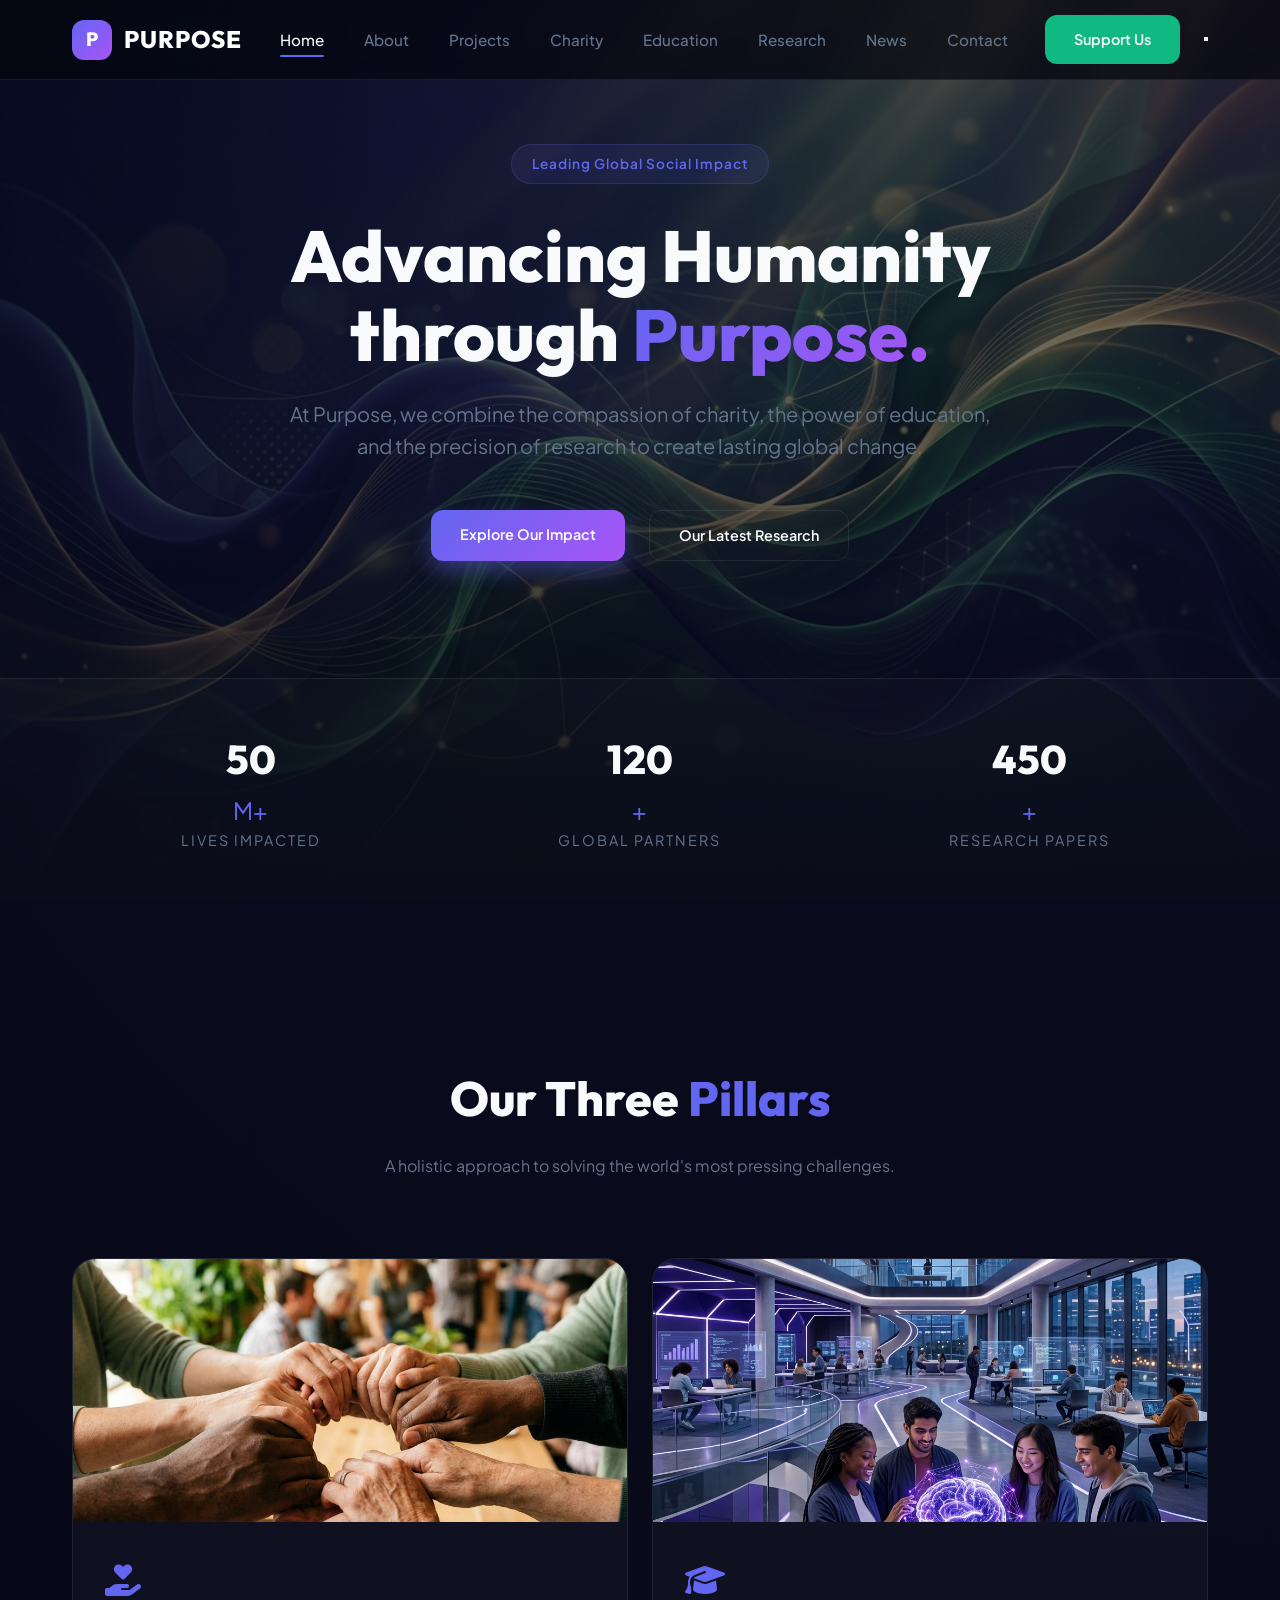
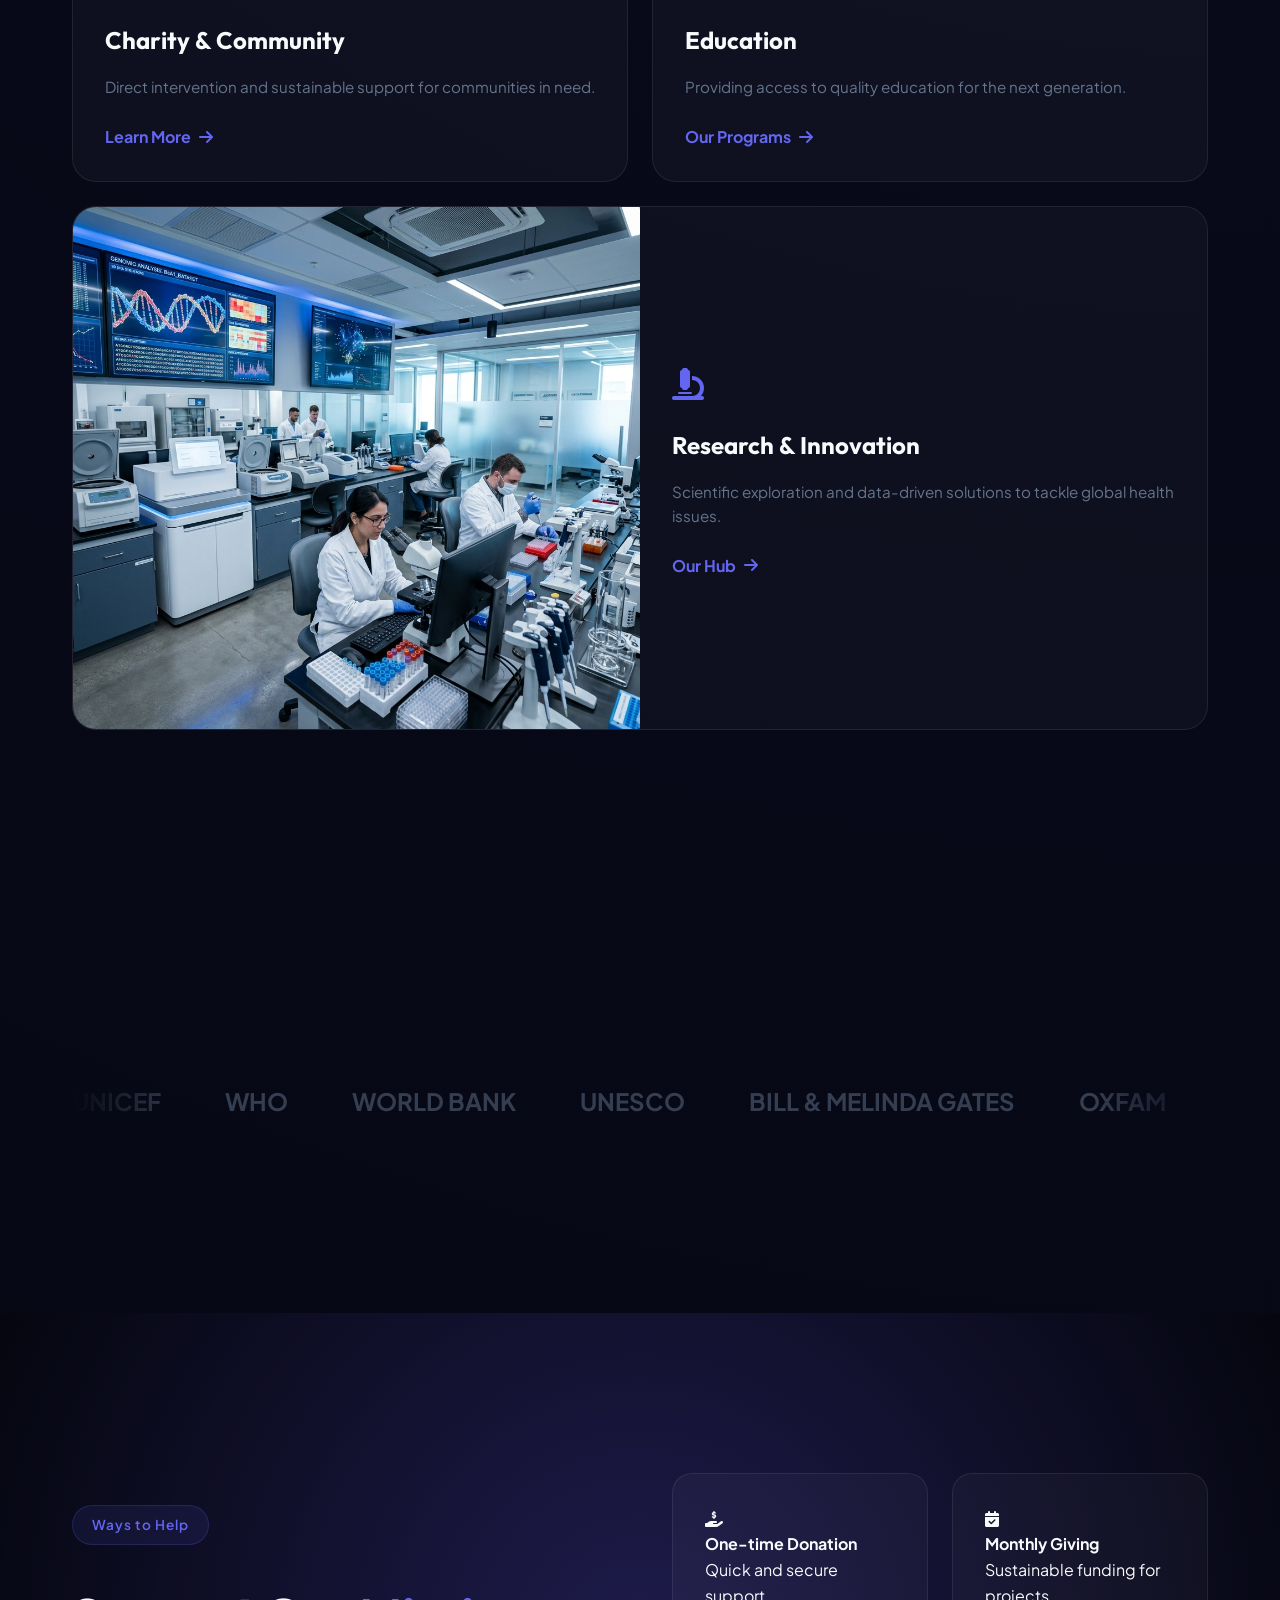
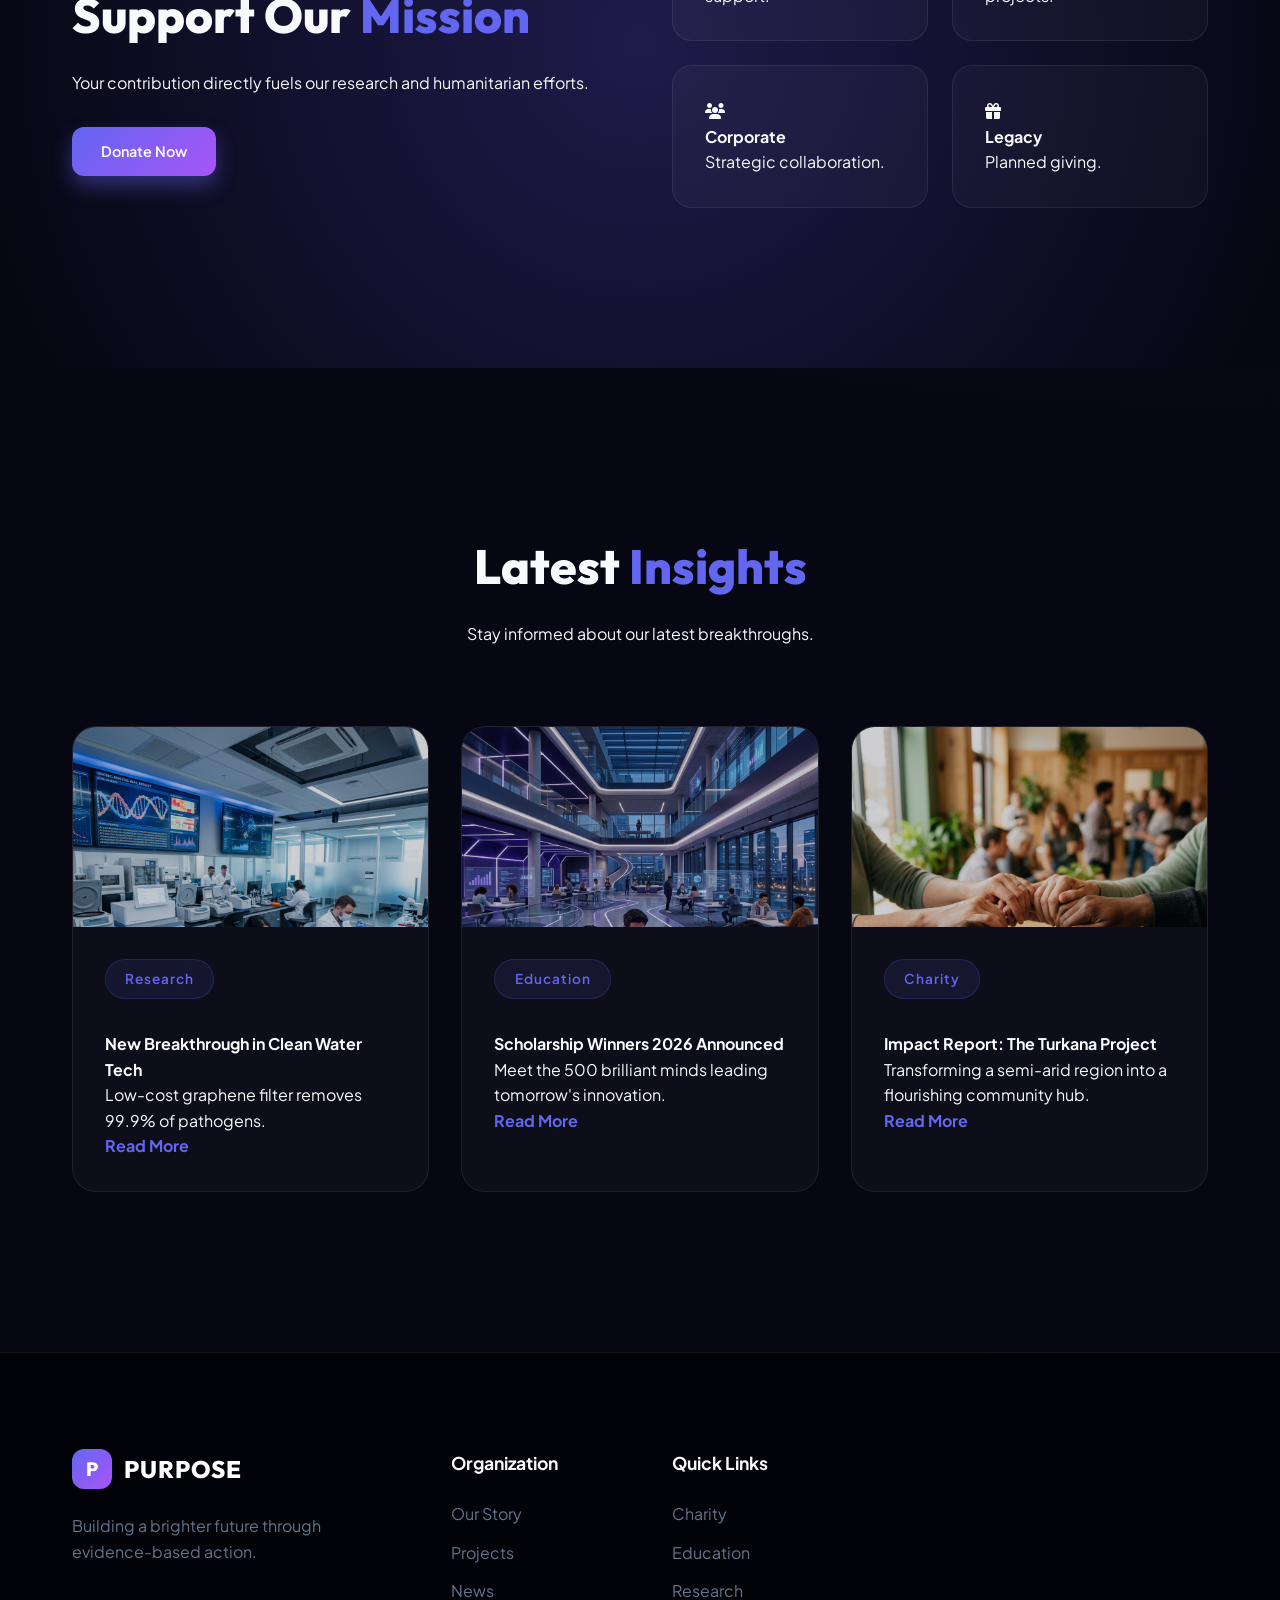
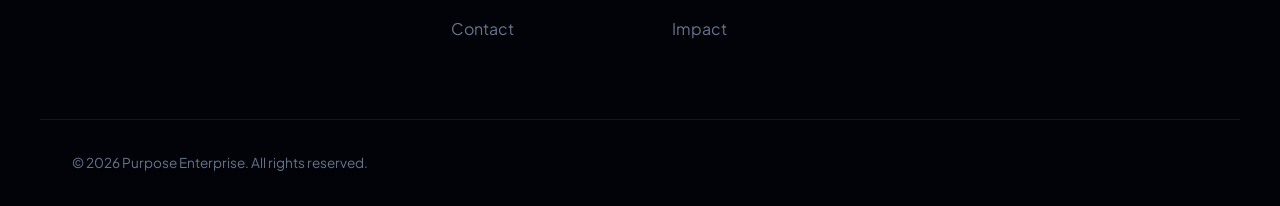
<file: index.html>
<!DOCTYPE html>
<html lang="en">
<head>
    <meta charset="UTF-8">
    <meta name="viewport" content="width=device-width, initial-scale=1.0">
    <title>Purpose | Empowering Change through Charity, Education & Research</title>
    <meta name="description" content="Purpose Enterprise: A global leader in social impact, advancing humanity through strategic charity, world-class education, and groundbreaking research.">
    <link rel="preconnect" href="https://fonts.googleapis.com">
    <link rel="preconnect" href="https://fonts.gstatic.com" crossorigin>
    <link href="https://fonts.googleapis.com/css2?family=Outfit:wght@300;400;600;800&family=Plus+Jakarta+Sans:wght@300;400;600;700&display=swap" rel="stylesheet">
    <link rel="stylesheet" href="style.css">
    <link rel="stylesheet" href="https://cdnjs.cloudflare.com/ajax/libs/font-awesome/6.4.0/css/all.min.css">
</head>
<body>
    <nav class="glass-nav">
        <div class="container nav-container">
            <a href="index.html" class="logo">
                <span class="logo-icon">P</span>
                <span class="logo-text">PURPOSE</span>
            </a>
            <ul class="nav-links">
                <li><a href="index.html">Home</a></li>
                <li><a href="about.html">About</a></li>
                <li><a href="projects.html">Projects</a></li>
                <li><a href="charity.html">Charity</a></li>
                <li><a href="education.html">Education</a></li>
                <li><a href="research.html">Research</a></li>
                <li><a href="news.html">News</a></li>
                <li><a href="contact.html">Contact</a></li>
            </ul>
            <div class="nav-actions">
                <a href="donate.html" class="btn btn-secondary">Support Us</a>
                <button class="menu-toggle" id="menu-toggle">
                    <span></span><span></span>
                </button>
            </div>
        </div>
    </nav>

    <header class="hero" id="hero">
        <div class="hero-background"></div>
        <div class="container hero-content">
            <div class="hero-badge fade-in">Leading Global Social Impact</div>
            <h1 class="hero-title fade-in" style="animation-delay: 0.2s">
                Advancing Humanity through <span class="text-gradient">Purpose.</span>
            </h1>
            <p class="hero-subtitle fade-in" style="animation-delay: 0.4s">
                At Purpose, we combine the compassion of charity, the power of education, and the precision of research to create lasting global change.
            </p>
            <div class="hero-btns fade-in" style="animation-delay: 0.6s">
                <a href="impact.html" class="btn btn-primary">Explore Our Impact</a>
                <a href="research.html" class="btn btn-outline">Our Latest Research</a>
            </div>
        </div>
        <div class="hero-stats-bar fade-in" style="animation-delay: 0.8s">
            <div class="container stats-bar-grid">
                <div class="stat-item">
                    <span class="stat-value" data-target="50">0</span><span class="stat-unit">M+</span>
                    <span class="stat-label">Lives Impacted</span>
                </div>
                <div class="stat-item">
                    <span class="stat-value" data-target="120">0</span><span class="stat-unit">+</span>
                    <span class="stat-label">Global Partners</span>
                </div>
                <div class="stat-item">
                    <span class="stat-value" data-target="450">0</span><span class="stat-unit">+</span>
                    <span class="stat-label">Research Papers</span>
                </div>
            </div>
        </div>
    </header>

    <section class="pillars section">
        <div class="container">
            <div class="section-header">
                <h2 class="section-title">Our Three <span>Pillars</span></h2>
                <p class="section-desc">A holistic approach to solving the world's most pressing challenges.</p>
            </div>
            
            <div class="bento-grid">
                <div class="bento-item charity-card reveal">
                    <div class="card-image"><img src="pillar_charity.png" alt="Charity"></div>
                    <div class="card-content">
                        <div class="card-icon"><i class="fas fa-hand-holding-heart"></i></div>
                        <h3>Charity & Community</h3>
                        <p>Direct intervention and sustainable support for communities in need.</p>
                        <a href="charity.html" class="text-link">Learn More <i class="fas fa-arrow-right"></i></a>
                    </div>
                </div>
                <div class="bento-item education-card reveal">
                    <div class="card-image"><img src="pillar_education.png" alt="Education"></div>
                    <div class="card-content">
                        <div class="card-icon"><i class="fas fa-graduation-cap"></i></div>
                        <h3>Education</h3>
                        <p>Providing access to quality education for the next generation.</p>
                        <a href="education.html" class="text-link">Our Programs <i class="fas fa-arrow-right"></i></a>
                    </div>
                </div>
                <div class="bento-item research-card reveal">
                    <div class="card-image"><img src="pillar_research.png" alt="Research"></div>
                    <div class="card-content">
                        <div class="card-icon"><i class="fas fa-microscope"></i></div>
                        <h3>Research & Innovation</h3>
                        <p>Scientific exploration and data-driven solutions to tackle global health issues.</p>
                        <a href="research.html" class="text-link">Our Hub <i class="fas fa-arrow-right"></i></a>
                    </div>
                </div>
            </div>
        </div>
    </section>

    <section class="partners section">
        <div class="container">
            <div class="partners-scroll">
                <span class="partner-logo">UNICEF</span><span class="partner-logo">WHO</span>
                <span class="partner-logo">WORLD BANK</span><span class="partner-logo">UNESCO</span>
                <span class="partner-logo">BILL & MELINDA GATES</span><span class="partner-logo">OXFAM</span>
            </div>
        </div>
    </section>

    <section class="support-section section" id="support">
        <div class="container">
            <div class="support-grid">
                <div class="reveal">
                    <span class="hero-badge">Ways to Help</span>
                    <h2 class="section-title">Support Our <span>Mission</span></h2>
                    <p>Your contribution directly fuels our research and humanitarian efforts.</p>
                    <a href="donate.html" class="btn btn-primary" style="margin-top: 2rem;">Donate Now</a>
                </div>
                <div class="support-options reveal">
                    <div class="support-card"><i class="fas fa-hand-holding-usd"></i><h4>One-time Donation</h4><p>Quick and secure support.</p></div>
                    <div class="support-card"><i class="fas fa-calendar-check"></i><h4>Monthly Giving</h4><p>Sustainable funding for projects.</p></div>
                    <div class="support-card"><i class="fas fa-users"></i><h4>Corporate</h4><p>Strategic collaboration.</p></div>
                    <div class="support-card"><i class="fas fa-gift"></i><h4>Legacy</h4><p>Planned giving.</p></div>
                </div>
            </div>
        </div>
    </section>

    <section class="news section">
        <div class="container">
            <div class="section-header">
                <h2 class="section-title">Latest <span>Insights</span></h2>
                <p>Stay informed about our latest breakthroughs.</p>
            </div>
            <div class="news-grid">
                <article class="news-card reveal">
                    <div class="news-img" style="background-image: url('pillar_research.png'); background-size: cover;"></div>
                    <div class="news-content">
                        <span class="hero-badge">Research</span>
                        <h4>New Breakthrough in Clean Water Tech</h4>
                        <p>Low-cost graphene filter removes 99.9% of pathogens.</p>
                        <a href="news.html" class="text-link">Read More</a>
                    </div>
                </article>
                <article class="news-card reveal" style="animation-delay: 0.1s">
                    <div class="news-img" style="background-image: url('pillar_education.png'); background-size: cover;"></div>
                    <div class="news-content">
                        <span class="hero-badge">Education</span>
                        <h4>Scholarship Winners 2026 Announced</h4>
                        <p>Meet the 500 brilliant minds leading tomorrow's innovation.</p>
                        <a href="news.html" class="text-link">Read More</a>
                    </div>
                </article>
                <article class="news-card reveal" style="animation-delay: 0.2s">
                    <div class="news-img" style="background-image: url('pillar_charity.png'); background-size: cover;"></div>
                    <div class="news-content">
                        <span class="hero-badge">Charity</span>
                        <h4>Impact Report: The Turkana Project</h4>
                        <p>Transforming a semi-arid region into a flourishing community hub.</p>
                        <a href="news.html" class="text-link">Read More</a>
                    </div>
                </article>
            </div>
        </div>
    </section>

    <footer class="footer">
        <div class="container footer-grid">
            <div class="footer-info">
                <a href="index.html" class="logo"><span class="logo-icon">P</span><span class="logo-text">PURPOSE</span></a>
                <p>Building a brighter future through evidence-based action.</p>
            </div>
            <div class="footer-links">
                <h4>Organization</h4>
                <ul>
                    <li><a href="about.html">Our Story</a></li>
                    <li><a href="projects.html">Projects</a></li>
                    <li><a href="news.html">News</a></li>
                    <li><a href="contact.html">Contact</a></li>
                </ul>
            </div>
            <div class="footer-links">
                <h4>Quick Links</h4>
                <ul>
                    <li><a href="charity.html">Charity</a></li>
                    <li><a href="education.html">Education</a></li>
                    <li><a href="research.html">Research</a></li>
                    <li><a href="impact.html">Impact</a></li>
                </ul>
            </div>
        </div>
        <div class="footer-bottom container"><p>&copy; 2026 Purpose Enterprise. All rights reserved.</p></div>
    </footer>
    <script src="main.js"></script>
</body>
</html>
</file>
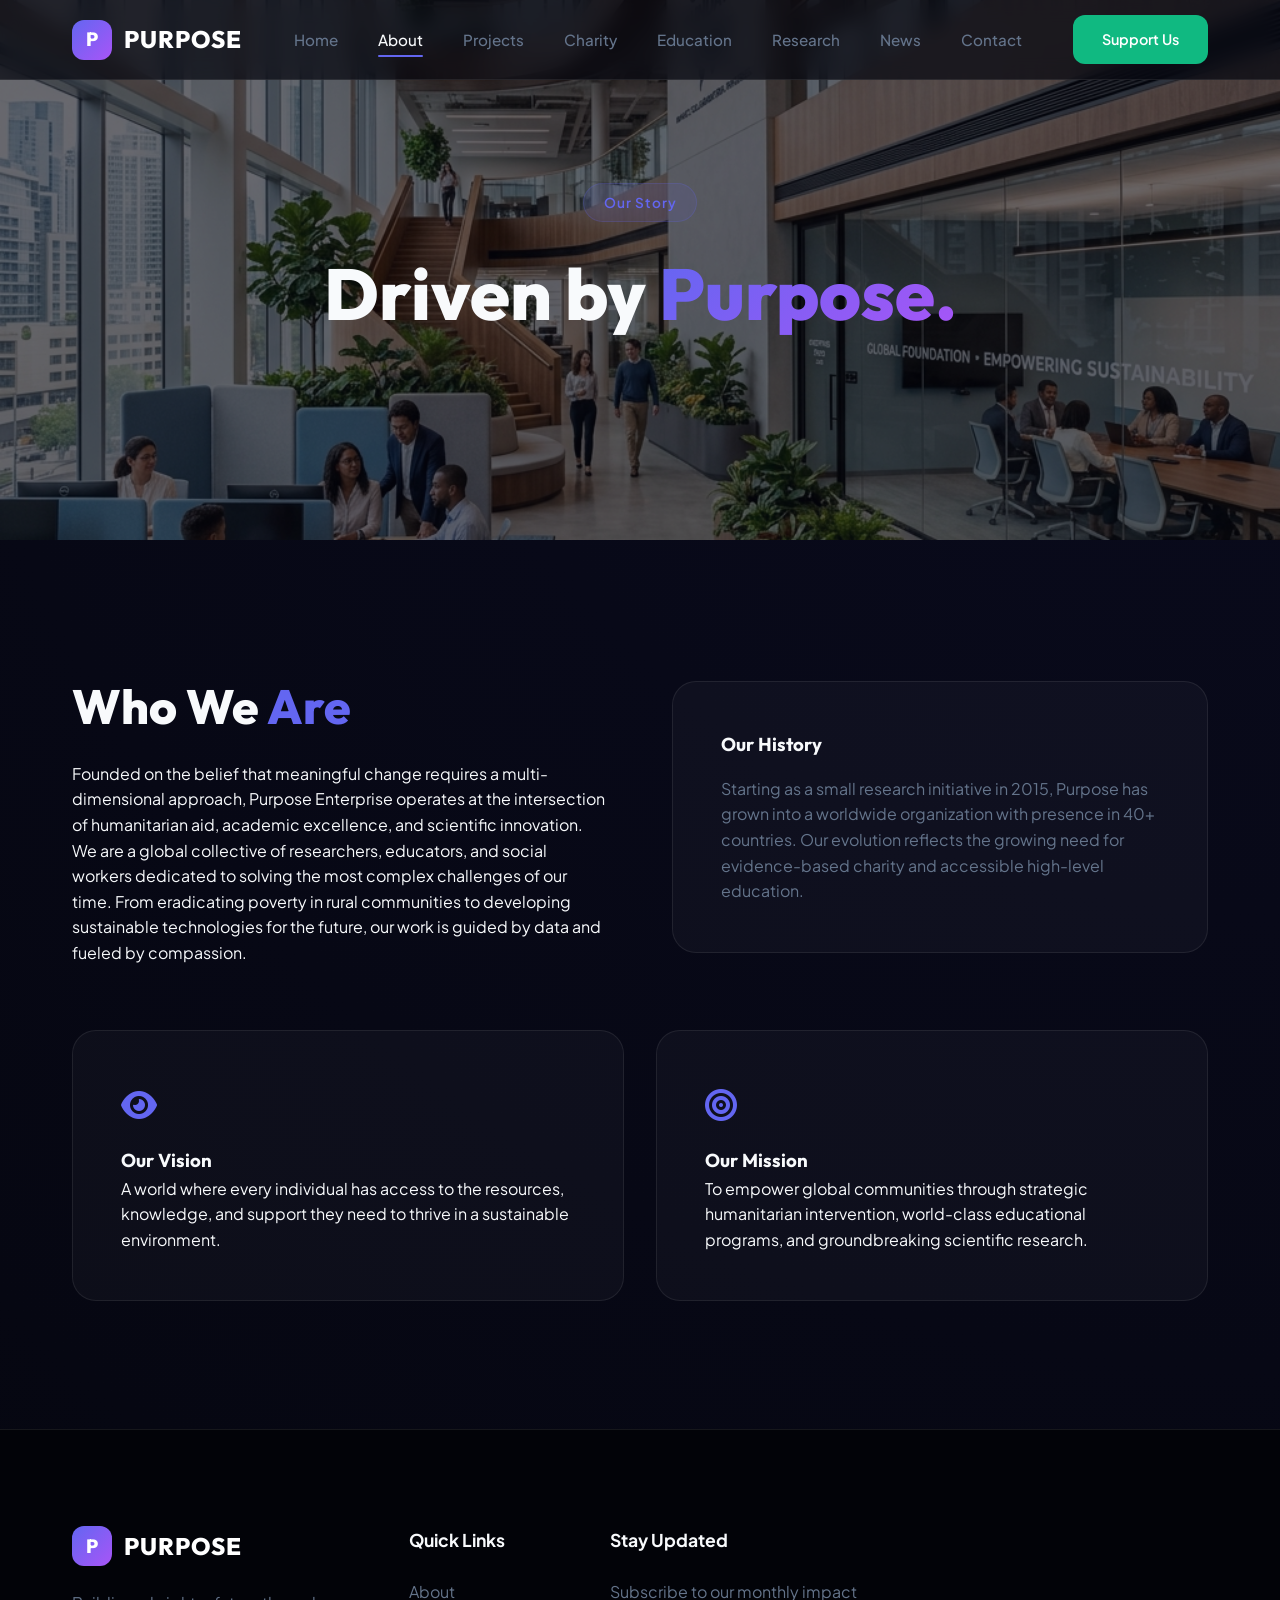
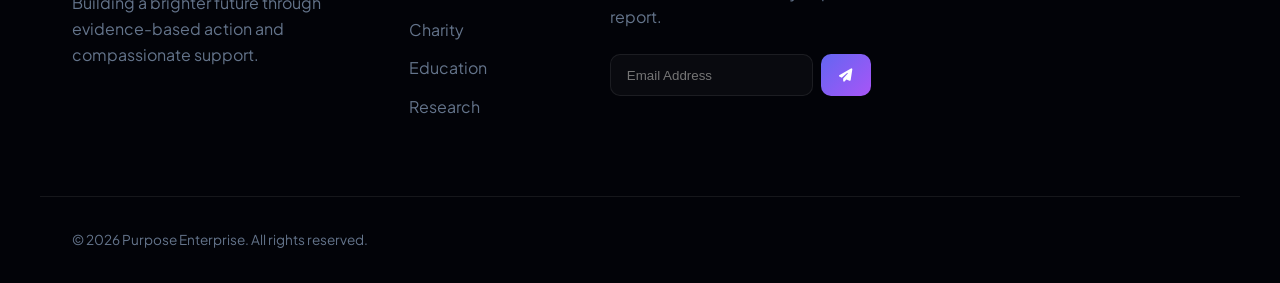
<file: about.html>
<!DOCTYPE html>
<html lang="en">
<head>
    <meta charset="UTF-8">
    <meta name="viewport" content="width=device-width, initial-scale=1.0">
    <title>About Us | Purpose Enterprise</title>
    <link rel="preconnect" href="https://fonts.googleapis.com">
    <link rel="preconnect" href="https://fonts.gstatic.com" crossorigin>
    <link href="https://fonts.googleapis.com/css2?family=Outfit:wght@300;400;600;800&family=Plus+Jakarta+Sans:wght@300;400;600;700&display=swap" rel="stylesheet">
    <link rel="stylesheet" href="style.css">
    <link rel="stylesheet" href="https://cdnjs.cloudflare.com/ajax/libs/font-awesome/6.4.0/css/all.min.css">
    <style>
        .page-hero {
            height: 60vh;
            display: flex;
            align-items: center;
            justify-content: center;
            text-align: center;
            position: relative;
            background-image: url('about_hero_bg.png');
            background-size: cover;
            background-position: center;
        }
        .page-hero::after {
            content: '';
            position: absolute;
            top: 0; left: 0; width: 100%; height: 100%;
            background: rgba(5, 6, 15, 0.6);
        }
        .page-hero .container { position: relative; z-index: 1; }
        .about-section { padding: 8rem 0; }
        .about-grid-content {
            display: grid;
            grid-template-columns: 1fr 1fr;
            gap: 4rem;
            align-items: center;
        }
        .mission-vision {
            display: grid;
            grid-template-columns: 1fr 1fr;
            gap: 2rem;
            margin-top: 4rem;
        }
        .info-card {
            background: var(--bg-surface);
            border: 1px solid var(--glass-border);
            padding: 3rem;
            border-radius: 24px;
        }
    </style>
</head>
<body>
    <nav class="glass-nav">
        <div class="container nav-container">
            <a href="index.html" class="logo">
                <span class="logo-icon">P</span>
                <span class="logo-text">PURPOSE</span>
            </a>
            <ul class="nav-links">
                <li><a href="index.html">Home</a></li>
                <li><a href="about.html">About</a></li>
                <li><a href="projects.html">Projects</a></li>
                <li><a href="charity.html">Charity</a></li>
                <li><a href="education.html">Education</a></li>
                <li><a href="research.html">Research</a></li>
                <li><a href="news.html">News</a></li>
                <li><a href="contact.html">Contact</a></li>
            </ul>
            <div class="nav-actions">
                <a href="donate.html" class="btn btn-secondary">Support Us</a>
            </div>
        </div>
    </nav>

    <header class="page-hero">
        <div class="container">
            <div class="hero-badge fade-in">Our Story</div>
            <h1 class="hero-title fade-in">Driven by <span class="text-gradient">Purpose.</span></h1>
        </div>
    </header>

    <section class="about-section">
        <div class="container">
            <div class="about-grid-content reveal">
                <div>
                    <h2 class="section-title">Who We <span>Are</span></h2>
                    <p>Founded on the belief that meaningful change requires a multi-dimensional approach, Purpose Enterprise operates at the intersection of humanitarian aid, academic excellence, and scientific innovation.</p>
                    <p>We are a global collective of researchers, educators, and social workers dedicated to solving the most complex challenges of our time. From eradicating poverty in rural communities to developing sustainable technologies for the future, our work is guided by data and fueled by compassion.</p>
                </div>
                <div class="info-card">
                    <h3 style="margin-bottom: 1rem;">Our History</h3>
                    <p style="color: var(--text-muted);">Starting as a small research initiative in 2015, Purpose has grown into a worldwide organization with presence in 40+ countries. Our evolution reflects the growing need for evidence-based charity and accessible high-level education.</p>
                </div>
            </div>

            <div class="mission-vision reveal">
                <div class="info-card">
                    <div class="card-icon"><i class="fas fa-eye"></i></div>
                    <h3>Our Vision</h3>
                    <p>A world where every individual has access to the resources, knowledge, and support they need to thrive in a sustainable environment.</p>
                </div>
                <div class="info-card">
                    <div class="card-icon"><i class="fas fa-bullseye"></i></div>
                    <h3>Our Mission</h3>
                    <p>To empower global communities through strategic humanitarian intervention, world-class educational programs, and groundbreaking scientific research.</p>
                </div>
            </div>
        </div>
    </section>

    <!-- Footer -->
    <footer class="footer">
        <div class="container footer-grid">
            <div class="footer-info">
                <a href="index.html" class="logo">
                    <span class="logo-icon">P</span>
                    <span class="logo-text">PURPOSE</span>
                </a>
                <p>Building a brighter future through evidence-based action and compassionate support.</p>
            </div>
            <div class="footer-links">
                <h4>Quick Links</h4>
                <ul>
                    <li><a href="about.html">About</a></li>
                    <li><a href="charity.html">Charity</a></li>
                    <li><a href="education.html">Education</a></li>
                    <li><a href="research.html">Research</a></li>
                </ul>
            </div>
            <div class="footer-newsletter">
                <h4>Stay Updated</h4>
                <p>Subscribe to our monthly impact report.</p>
                <form class="newsletter-form">
                    <input type="email" placeholder="Email Address">
                    <button type="submit"><i class="fas fa-paper-plane"></i></button>
                </form>
            </div>
        </div>
        <div class="footer-bottom container">
            <p>&copy; 2026 Purpose Enterprise. All rights reserved.</p>
        </div>
    </footer>

    <script src="main.js"></script>
</body>
</html>
</file>
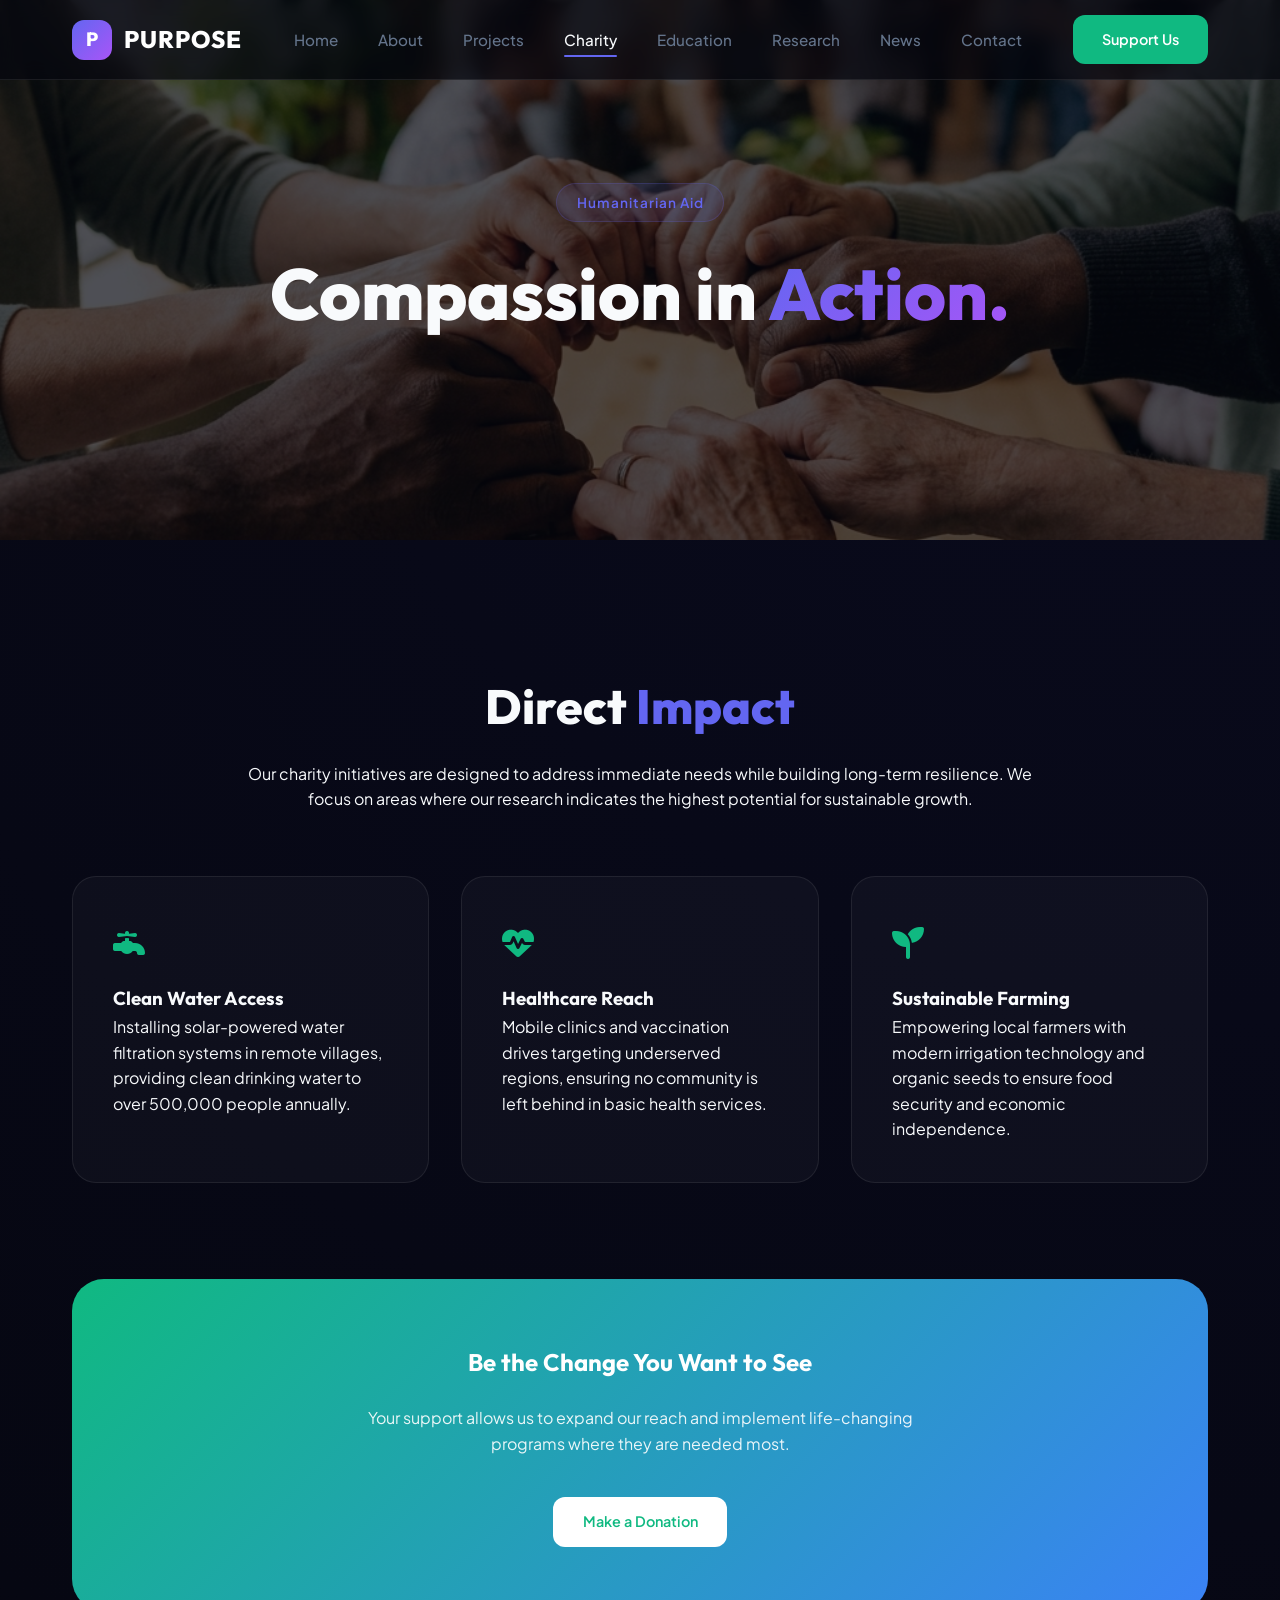
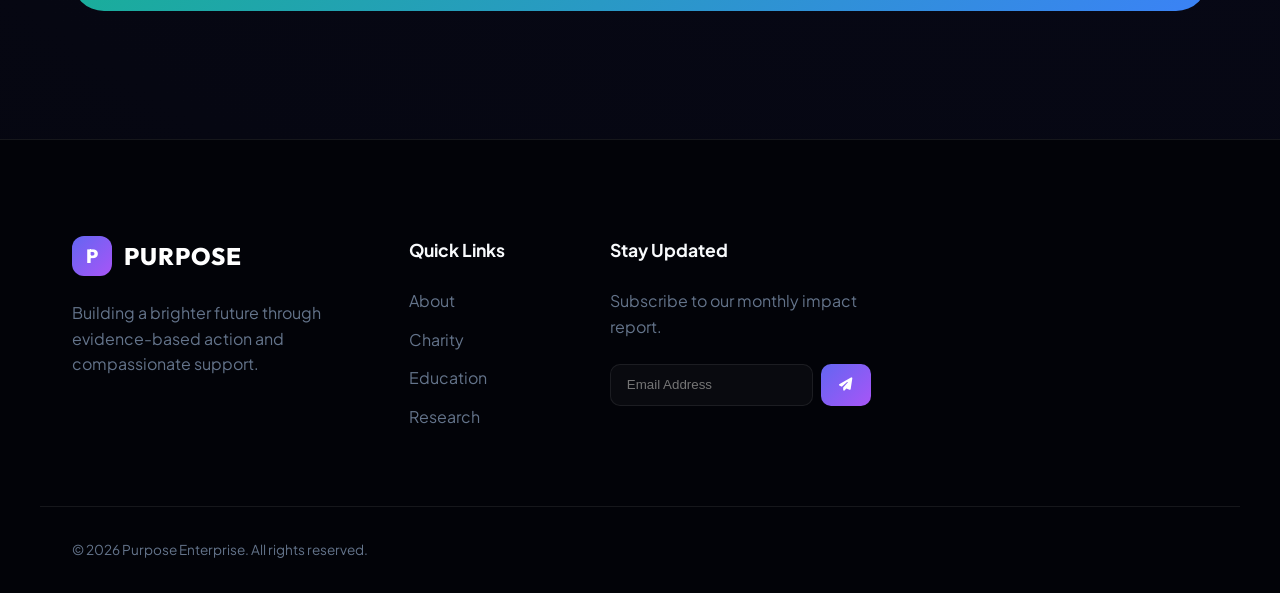
<file: charity.html>
<!DOCTYPE html>
<html lang="en">
<head>
    <meta charset="UTF-8">
    <meta name="viewport" content="width=device-width, initial-scale=1.0">
    <title>Charity & Community | Purpose Enterprise</title>
    <link rel="preconnect" href="https://fonts.googleapis.com">
    <link rel="preconnect" href="https://fonts.gstatic.com" crossorigin>
    <link href="https://fonts.googleapis.com/css2?family=Outfit:wght@300;400;600;800&family=Plus+Jakarta+Sans:wght@300;400;600;700&display=swap" rel="stylesheet">
    <link rel="stylesheet" href="style.css">
    <link rel="stylesheet" href="https://cdnjs.cloudflare.com/ajax/libs/font-awesome/6.4.0/css/all.min.css">
    <style>
        .page-hero {
            height: 60vh;
            display: flex;
            align-items: center;
            justify-content: center;
            text-align: center;
            position: relative;
            background-image: url('pillar_charity.png');
            background-size: cover;
            background-position: center;
        }
        .page-hero::after {
            content: '';
            position: absolute;
            top: 0; left: 0; width: 100%; height: 100%;
            background: rgba(5, 6, 15, 0.7);
        }
        .page-hero .container { position: relative; z-index: 1; }
        .section-padding { padding: 8rem 0; }
        .charity-grid {
            display: grid;
            grid-template-columns: repeat(3, 1fr);
            gap: 2rem;
            margin-top: 4rem;
        }
        .initiative-card {
            background: var(--bg-surface);
            border: 1px solid var(--glass-border);
            padding: 2.5rem;
            border-radius: 24px;
            transition: transform 0.3s ease;
        }
        .initiative-card:hover {
            transform: translateY(-10px);
            border-color: var(--secondary);
        }
        .cta-box {
            background: var(--emerald-gradient);
            padding: 4rem;
            border-radius: 32px;
            text-align: center;
            margin-top: 6rem;
        }
    </style>
</head>
<body>
    <nav class="glass-nav">
        <div class="container nav-container">
            <a href="index.html" class="logo">
                <span class="logo-icon">P</span>
                <span class="logo-text">PURPOSE</span>
            </a>
            <ul class="nav-links">
                <li><a href="index.html">Home</a></li>
                <li><a href="about.html">About</a></li>
                <li><a href="projects.html">Projects</a></li>
                <li><a href="charity.html">Charity</a></li>
                <li><a href="education.html">Education</a></li>
                <li><a href="research.html">Research</a></li>
                <li><a href="news.html">News</a></li>
                <li><a href="contact.html">Contact</a></li>
            </ul>
            <div class="nav-actions">
                <a href="donate.html" class="btn btn-secondary">Support Us</a>
            </div>
        </div>
    </nav>

    <header class="page-hero">
        <div class="container">
            <div class="hero-badge fade-in">Humanitarian Aid</div>
            <h1 class="hero-title fade-in">Compassion in <span class="text-gradient">Action.</span></h1>
        </div>
    </header>

    <section class="section-padding">
        <div class="container">
            <div class="reveal" style="text-align: center; max-width: 800px; margin: 0 auto 4rem;">
                <h2 class="section-title">Direct <span>Impact</span></h2>
                <p>Our charity initiatives are designed to address immediate needs while building long-term resilience. We focus on areas where our research indicates the highest potential for sustainable growth.</p>
            </div>

            <div class="charity-grid">
                <div class="initiative-card reveal">
                    <div class="card-icon" style="color: var(--secondary);"><i class="fas fa-faucet"></i></div>
                    <h3>Clean Water Access</h3>
                    <p>Installing solar-powered water filtration systems in remote villages, providing clean drinking water to over 500,000 people annually.</p>
                </div>
                <div class="initiative-card reveal" style="animation-delay: 0.1s">
                    <div class="card-icon" style="color: var(--secondary);"><i class="fas fa-heartbeat"></i></div>
                    <h3>Healthcare Reach</h3>
                    <p>Mobile clinics and vaccination drives targeting underserved regions, ensuring no community is left behind in basic health services.</p>
                </div>
                <div class="initiative-card reveal" style="animation-delay: 0.2s">
                    <div class="card-icon" style="color: var(--secondary);"><i class="fas fa-seedling"></i></div>
                    <h3>Sustainable Farming</h3>
                    <p>Empowering local farmers with modern irrigation technology and organic seeds to ensure food security and economic independence.</p>
                </div>
            </div>

            <div class="cta-box reveal">
                <h2 style="color: white; margin-bottom: 1.5rem;">Be the Change You Want to See</h2>
                <p style="color: rgba(255,255,255,0.9); margin-bottom: 2.5rem; max-width: 600px; margin-left: auto; margin-right: auto;">Your support allows us to expand our reach and implement life-changing programs where they are needed most.</p>
                <a href="#" class="btn btn-outline" style="background: white; color: var(--secondary);">Make a Donation</a>
            </div>
        </div>
    </section>

    <!-- Footer -->
    <footer class="footer">
        <div class="container footer-grid">
            <div class="footer-info">
                <a href="index.html" class="logo">
                    <span class="logo-icon">P</span>
                    <span class="logo-text">PURPOSE</span>
                </a>
                <p>Building a brighter future through evidence-based action and compassionate support.</p>
            </div>
            <div class="footer-links">
                <h4>Quick Links</h4>
                <ul>
                    <li><a href="about.html">About</a></li>
                    <li><a href="charity.html">Charity</a></li>
                    <li><a href="education.html">Education</a></li>
                    <li><a href="research.html">Research</a></li>
                </ul>
            </div>
            <div class="footer-newsletter">
                <h4>Stay Updated</h4>
                <p>Subscribe to our monthly impact report.</p>
                <form class="newsletter-form">
                    <input type="email" placeholder="Email Address">
                    <button type="submit"><i class="fas fa-paper-plane"></i></button>
                </form>
            </div>
        </div>
        <div class="footer-bottom container">
            <p>&copy; 2026 Purpose Enterprise. All rights reserved.</p>
        </div>
    </footer>

    <script src="main.js"></script>
</body>
</html>
</file>
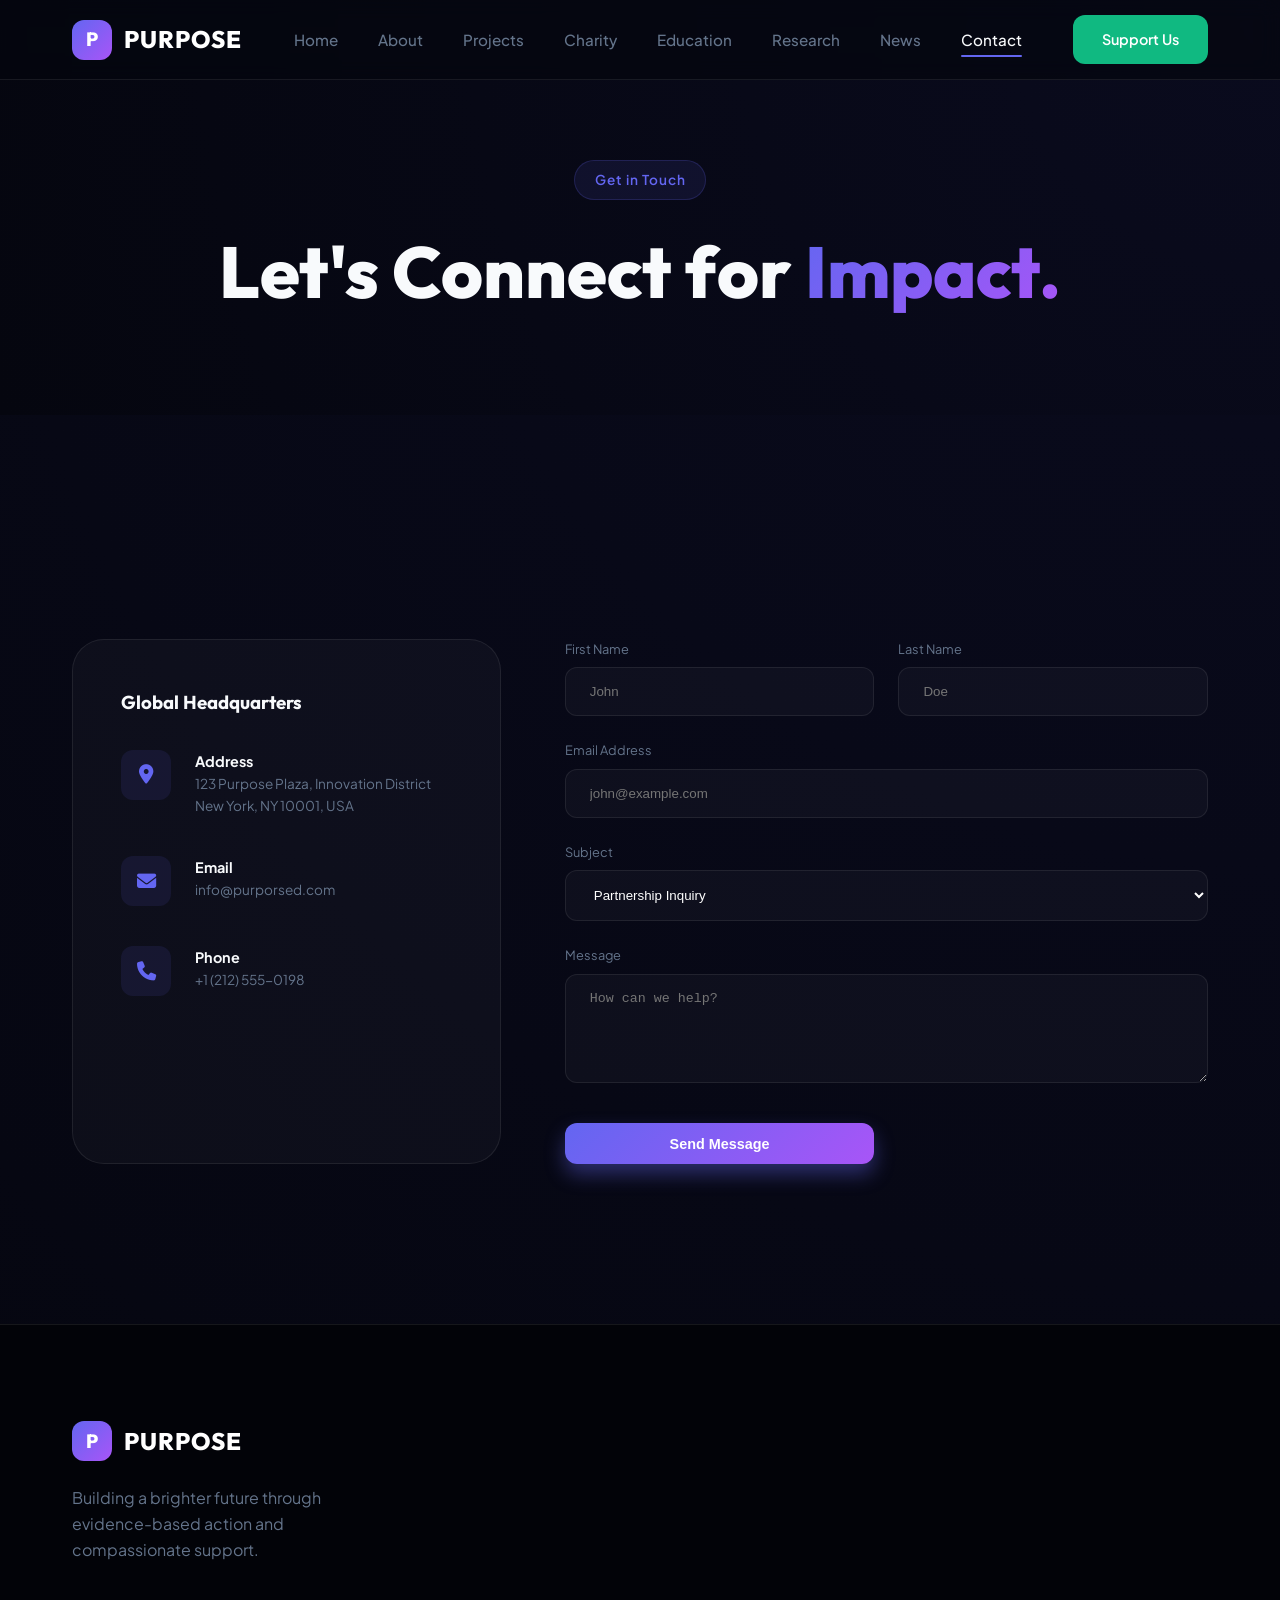
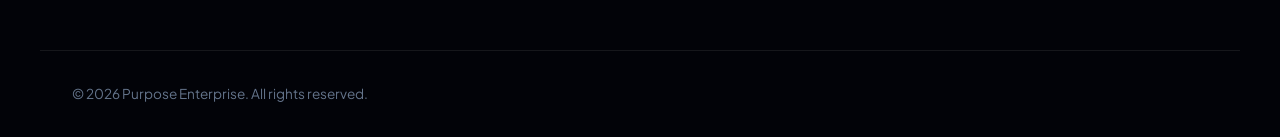
<file: contact.html>
<!DOCTYPE html>
<html lang="en">
<head>
    <meta charset="UTF-8">
    <meta name="viewport" content="width=device-width, initial-scale=1.0">
    <title>Contact Us | Purpose Enterprise</title>
    <link rel="preconnect" href="https://fonts.googleapis.com">
    <link rel="preconnect" href="https://fonts.gstatic.com" crossorigin>
    <link href="https://fonts.googleapis.com/css2?family=Outfit:wght@300;400;600;800&family=Plus+Jakarta+Sans:wght@300;400;600;700&display=swap" rel="stylesheet">
    <link rel="stylesheet" href="style.css">
    <link rel="stylesheet" href="https://cdnjs.cloudflare.com/ajax/libs/font-awesome/6.4.0/css/all.min.css">
    <style>
        .contact-hero {
            padding: 10rem 0 5rem;
            background: var(--dark-gradient);
            text-align: center;
        }
        .contact-grid {
            display: grid;
            grid-template-columns: 1fr 1.5fr;
            gap: 4rem;
            margin-top: 4rem;
        }
        .contact-info-panel {
            background: var(--bg-surface);
            border: 1px solid var(--glass-border);
            padding: 3rem;
            border-radius: 32px;
        }
        .contact-method {
            display: flex;
            gap: 1.5rem;
            margin-bottom: 2.5rem;
        }
        .contact-icon {
            width: 50px;
            height: 50px;
            background: rgba(99, 102, 241, 0.1);
            border-radius: 12px;
            display: flex;
            justify-content: center;
            align-items: center;
            color: var(--primary);
            font-size: 1.2rem;
            flex-shrink: 0;
        }
        .contact-form {
            display: grid;
            grid-template-columns: 1fr 1fr;
            gap: 1.5rem;
        }
        .form-group {
            display: flex;
            flex-direction: column;
            gap: 0.5rem;
        }
        .form-group.full { grid-column: span 2; }
        .contact-form input, .contact-form textarea, .contact-form select {
            background: rgba(255, 255, 255, 0.03);
            border: 1px solid var(--glass-border);
            padding: 1rem 1.5rem;
            border-radius: 12px;
            color: white;
            outline: none;
            transition: all 0.3s ease;
        }
        .contact-form input:focus, .contact-form textarea:focus {
            border-color: var(--primary);
            background: rgba(255, 255, 255, 0.05);
        }
    </style>
</head>
<body>
    <nav class="glass-nav">
        <div class="container nav-container">
            <a href="index.html" class="logo">
                <span class="logo-icon">P</span>
                <span class="logo-text">PURPOSE</span>
            </a>
            <ul class="nav-links">
                <li><a href="index.html">Home</a></li>
                <li><a href="about.html">About</a></li>
                <li><a href="projects.html">Projects</a></li>
                <li><a href="charity.html">Charity</a></li>
                <li><a href="education.html">Education</a></li>
                <li><a href="research.html">Research</a></li>
                <li><a href="news.html">News</a></li>
                <li><a href="contact.html">Contact</a></li>
            </ul>
            <div class="nav-actions">
                <a href="donate.html" class="btn btn-secondary">Support Us</a>
            </div>
        </div>
    </nav>

    <header class="contact-hero">
        <div class="container">
            <span class="hero-badge">Get in Touch</span>
            <h1 class="hero-title">Let's Connect for <span class="text-gradient">Impact.</span></h1>
        </div>
    </header>

    <section class="section">
        <div class="container">
            <div class="contact-grid">
                <div class="contact-info-panel reveal">
                    <h3 style="margin-bottom: 2rem;">Global Headquarters</h3>
                    <div class="contact-method">
                        <div class="contact-icon"><i class="fas fa-map-marker-alt"></i></div>
                        <div>
                            <h4 style="font-size: 0.9rem;">Address</h4>
                            <p style="color: var(--text-muted); font-size: 0.85rem;">123 Purpose Plaza, Innovation District<br>New York, NY 10001, USA</p>
                        </div>
                    </div>
                    <div class="contact-method">
                        <div class="contact-icon"><i class="fas fa-envelope"></i></div>
                        <div>
                            <h4 style="font-size: 0.9rem;">Email</h4>
                            <p style="color: var(--text-muted); font-size: 0.85rem;">info@purporsed.com</p>
                        </div>
                    </div>
                    <div class="contact-method">
                        <div class="contact-icon"><i class="fas fa-phone"></i></div>
                        <div>
                            <h4 style="font-size: 0.9rem;">Phone</h4>
                            <p style="color: var(--text-muted); font-size: 0.85rem;">+1 (212) 555-0198</p>
                        </div>
                    </div>
                </div>

                <div class="reveal">
                    <form class="contact-form">
                        <div class="form-group">
                            <label style="font-size: 0.8rem; color: var(--text-muted);">First Name</label>
                            <input type="text" placeholder="John">
                        </div>
                        <div class="form-group">
                            <label style="font-size: 0.8rem; color: var(--text-muted);">Last Name</label>
                            <input type="text" placeholder="Doe">
                        </div>
                        <div class="form-group full">
                            <label style="font-size: 0.8rem; color: var(--text-muted);">Email Address</label>
                            <input type="email" placeholder="john@example.com">
                        </div>
                        <div class="form-group full">
                            <label style="font-size: 0.8rem; color: var(--text-muted);">Subject</label>
                            <select>
                                <option>Partnership Inquiry</option>
                                <option>Donation Question</option>
                                <option>Research Collaboration</option>
                                <option>Press & Media</option>
                                <option>Other</option>
                            </select>
                        </div>
                        <div class="form-group full">
                            <label style="font-size: 0.8rem; color: var(--text-muted);">Message</label>
                            <textarea rows="5" placeholder="How can we help?"></textarea>
                        </div>
                        <button type="submit" class="btn btn-primary full" style="margin-top: 1rem;">Send Message</button>
                    </form>
                </div>
            </div>
        </div>
    </section>

    <footer class="footer">
        <div class="container footer-grid">
            <div class="footer-info">
                <a href="index.html" class="logo">
                    <span class="logo-icon">P</span>
                    <span class="logo-text">PURPOSE</span>
                </a>
                <p>Building a brighter future through evidence-based action and compassionate support.</p>
            </div>
        </div>
        <div class="footer-bottom container">
            <p>&copy; 2026 Purpose Enterprise. All rights reserved.</p>
        </div>
    </footer>

    <script src="main.js"></script>
</body>
</html>
</file>
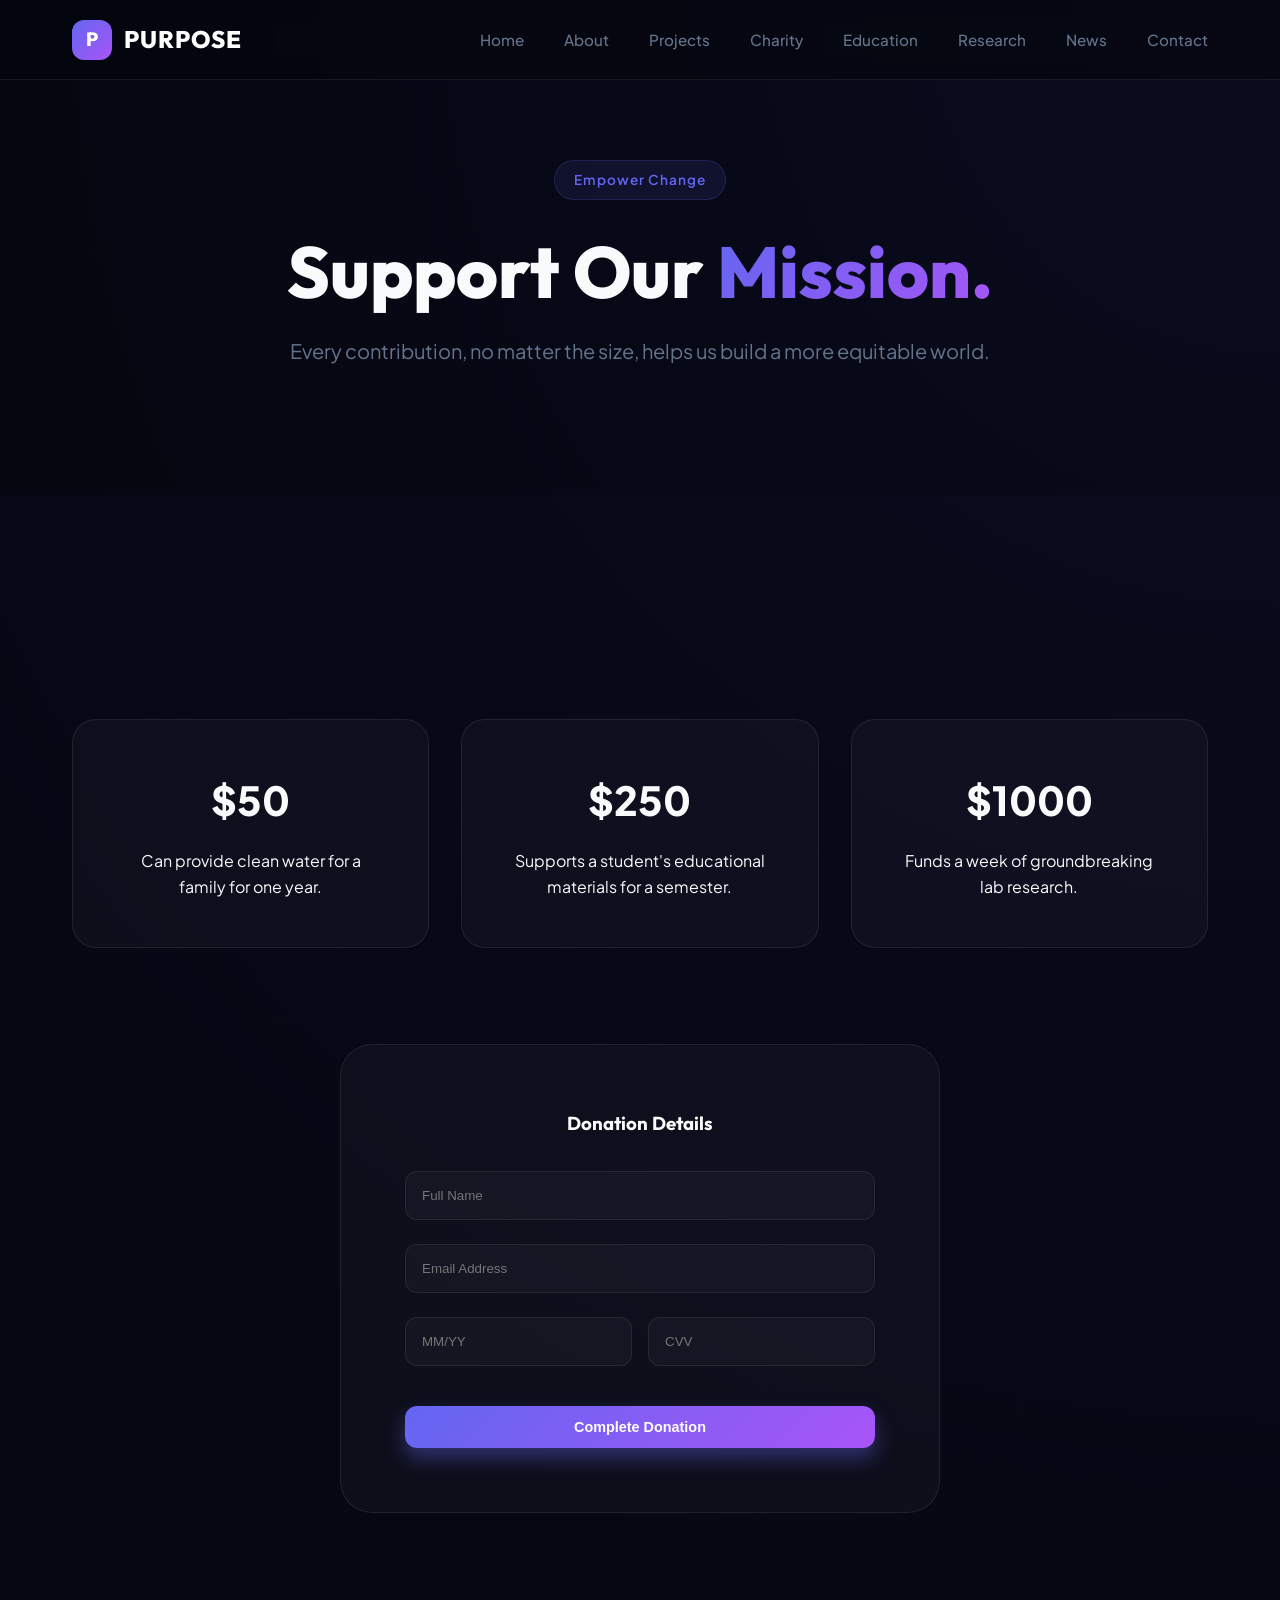
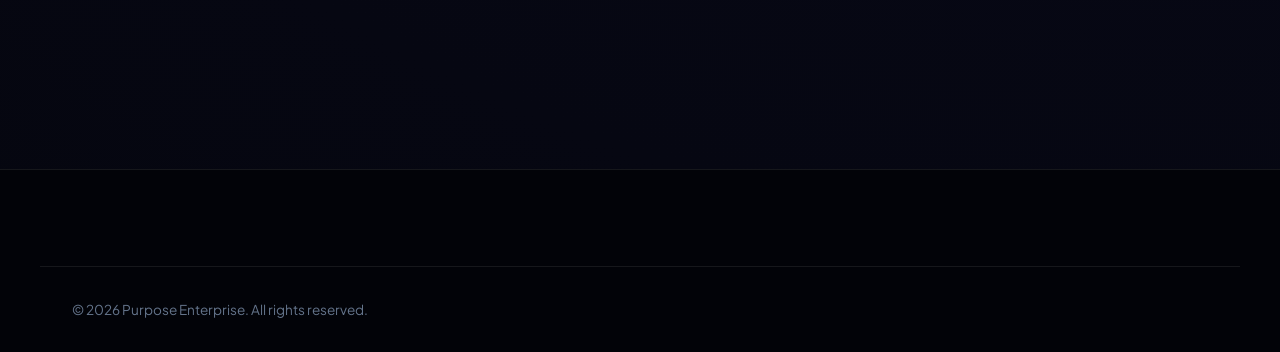
<file: donate.html>
<!DOCTYPE html>
<html lang="en">
<head>
    <meta charset="UTF-8">
    <meta name="viewport" content="width=device-width, initial-scale=1.0">
    <title>Support Us | Purpose Enterprise</title>
    <link rel="preconnect" href="https://fonts.googleapis.com">
    <link rel="preconnect" href="https://fonts.gstatic.com" crossorigin>
    <link href="https://fonts.googleapis.com/css2?family=Outfit:wght@300;400;600;800&family=Plus+Jakarta+Sans:wght@300;400;600;700&display=swap" rel="stylesheet">
    <link rel="stylesheet" href="style.css">
    <link rel="stylesheet" href="https://cdnjs.cloudflare.com/ajax/libs/font-awesome/6.4.0/css/all.min.css">
    <style>
        .donate-hero {
            padding: 10rem 0 5rem;
            background: var(--dark-gradient);
            text-align: center;
        }
        .donation-options {
            display: grid;
            grid-template-columns: repeat(3, 1fr);
            gap: 2rem;
            margin-top: 4rem;
        }
        .amount-card {
            background: var(--bg-surface);
            border: 1px solid var(--glass-border);
            padding: 3rem;
            border-radius: 24px;
            cursor: pointer;
            transition: all 0.3s ease;
            text-align: center;
        }
        .amount-card:hover, .amount-card.selected {
            border-color: var(--primary);
            background: rgba(99, 102, 241, 0.05);
            transform: translateY(-5px);
        }
        .amount-val {
            font-size: 2.5rem;
            font-weight: 800;
            color: var(--text-main);
            margin-bottom: 1rem;
        }
        .donate-form {
            max-width: 600px;
            margin: 6rem auto;
            background: var(--bg-surface);
            padding: 4rem;
            border-radius: 32px;
            border: 1px solid var(--glass-border);
        }
    </style>
</head>
<body>
    <nav class="glass-nav">
        <div class="container nav-container">
            <a href="index.html" class="logo">
                <span class="logo-icon">P</span>
                <span class="logo-text">PURPOSE</span>
            </a>
            <ul class="nav-links">
                <li><a href="index.html">Home</a></li>
                <li><a href="about.html">About</a></li>
                <li><a href="projects.html">Projects</a></li>
                <li><a href="charity.html">Charity</a></li>
                <li><a href="education.html">Education</a></li>
                <li><a href="research.html">Research</a></li>
                <li><a href="news.html">News</a></li>
                <li><a href="contact.html">Contact</a></li>
            </ul>
        </div>
    </nav>

    <header class="donate-hero">
        <div class="container">
            <span class="hero-badge">Empower Change</span>
            <h1 class="hero-title">Support Our <span class="text-gradient">Mission.</span></h1>
            <p class="hero-subtitle">Every contribution, no matter the size, helps us build a more equitable world.</p>
        </div>
    </header>

    <section class="section">
        <div class="container">
            <div class="donation-options">
                <div class="amount-card reveal">
                    <div class="amount-val">$50</div>
                    <p>Can provide clean water for a family for one year.</p>
                </div>
                <div class="amount-card reveal" style="animation-delay: 0.1s">
                    <div class="amount-val">$250</div>
                    <p>Supports a student's educational materials for a semester.</p>
                </div>
                <div class="amount-card reveal" style="animation-delay: 0.2s">
                    <div class="amount-val">$1000</div>
                    <p>Funds a week of groundbreaking lab research.</p>
                </div>
            </div>

            <div class="donate-form reveal">
                <h3 style="text-align: center; margin-bottom: 2rem;">Donation Details</h3>
                <form style="display: flex; flex-direction: column; gap: 1.5rem;">
                    <input type="text" placeholder="Full Name" style="background: rgba(255,255,255,0.03); border: 1px solid var(--glass-border); padding: 1rem; border-radius: 12px; color: white;">
                    <input type="email" placeholder="Email Address" style="background: rgba(255,255,255,0.03); border: 1px solid var(--glass-border); padding: 1rem; border-radius: 12px; color: white;">
                    <div style="display: flex; gap: 1rem;">
                        <input type="text" placeholder="MM/YY" style="flex: 1; background: rgba(255,255,255,0.03); border: 1px solid var(--glass-border); padding: 1rem; border-radius: 12px; color: white;">
                        <input type="text" placeholder="CVV" style="flex: 1; background: rgba(255,255,255,0.03); border: 1px solid var(--glass-border); padding: 1rem; border-radius: 12px; color: white;">
                    </div>
                    <button type="submit" class="btn btn-primary" style="margin-top: 1rem;">Complete Donation</button>
                </form>
            </div>
        </div>
    </section>

    <footer class="footer">
        <div class="container footer-bottom">
            <p>&copy; 2026 Purpose Enterprise. All rights reserved.</p>
        </div>
    </footer>

    <script src="main.js"></script>
</body>
</html>
</file>
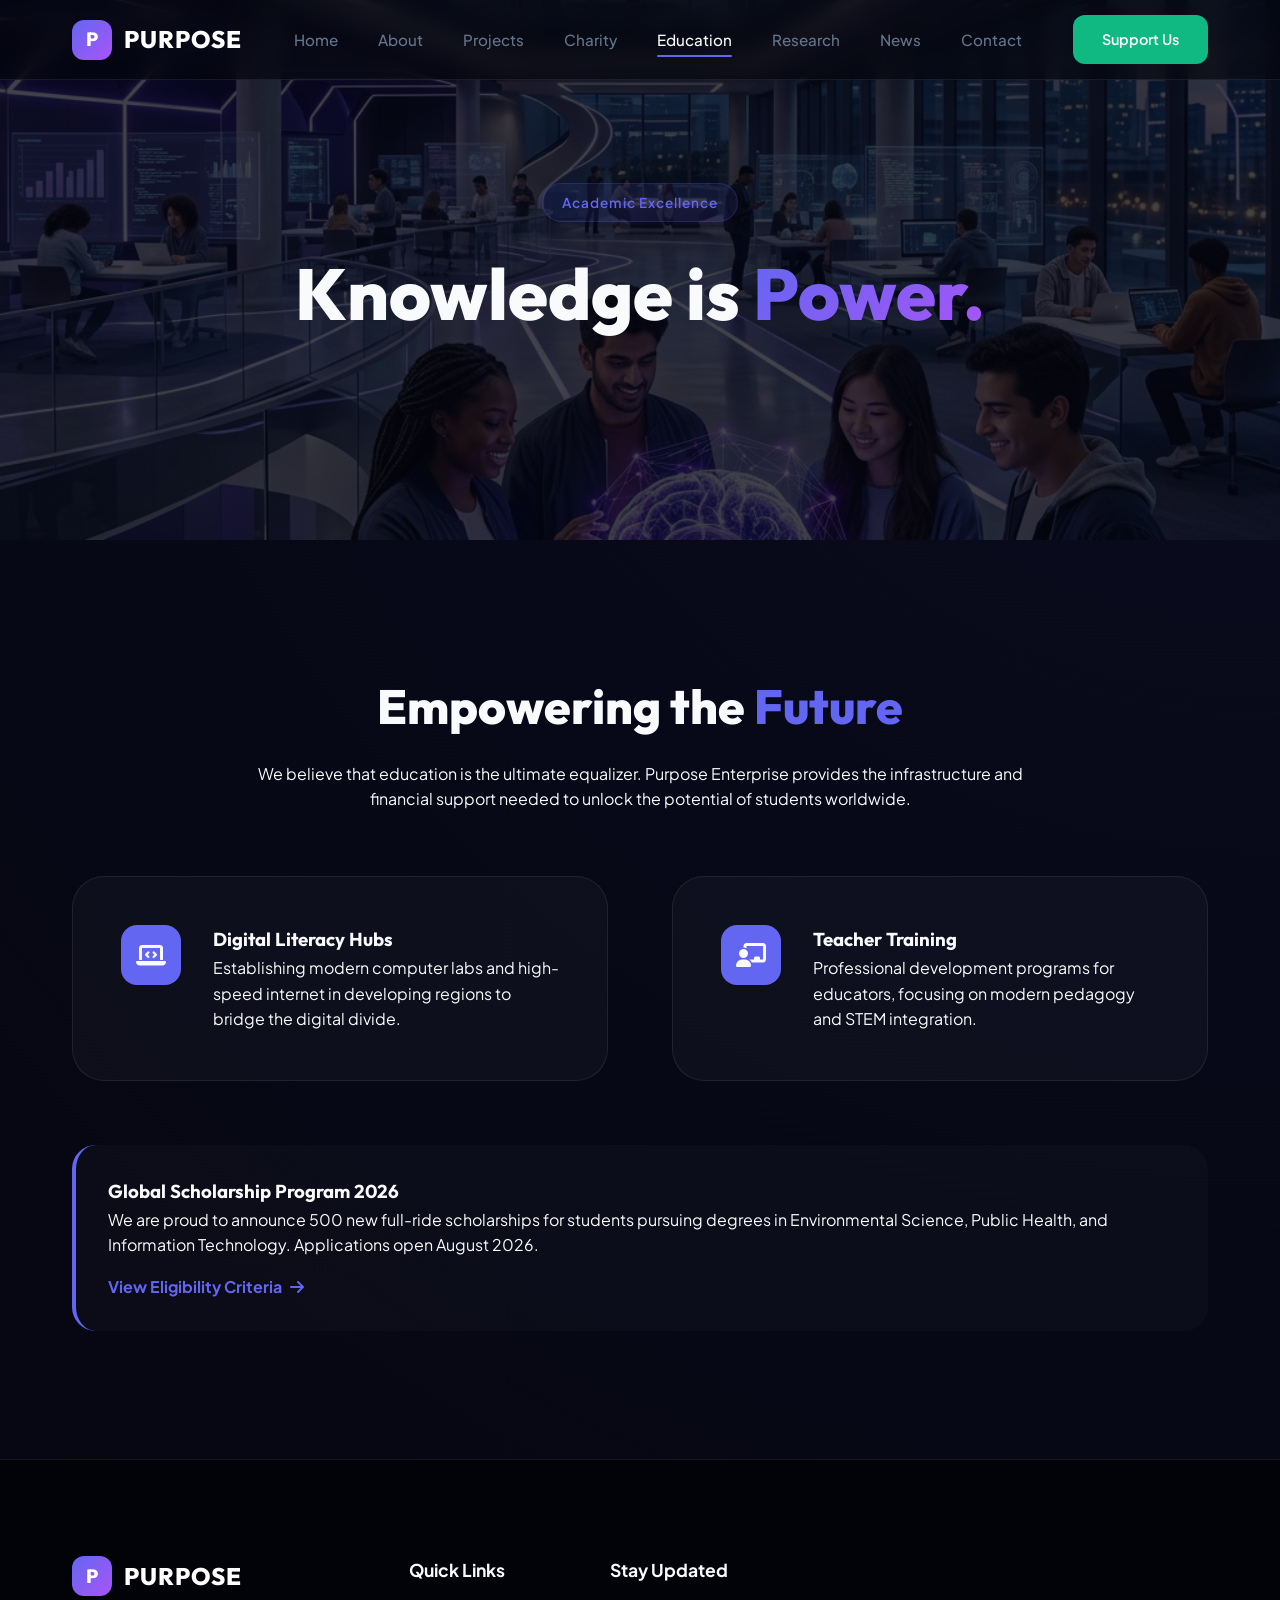
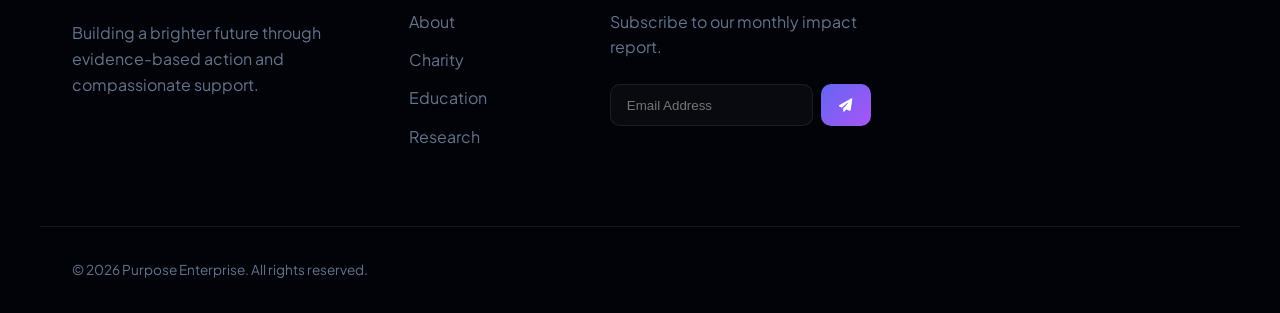
<file: education.html>
<!DOCTYPE html>
<html lang="en">
<head>
    <meta charset="UTF-8">
    <meta name="viewport" content="width=device-width, initial-scale=1.0">
    <title>Education & Empowerment | Purpose Enterprise</title>
    <link rel="preconnect" href="https://fonts.googleapis.com">
    <link rel="preconnect" href="https://fonts.gstatic.com" crossorigin>
    <link href="https://fonts.googleapis.com/css2?family=Outfit:wght@300;400;600;800&family=Plus+Jakarta+Sans:wght@300;400;600;700&display=swap" rel="stylesheet">
    <link rel="stylesheet" href="style.css">
    <link rel="stylesheet" href="https://cdnjs.cloudflare.com/ajax/libs/font-awesome/6.4.0/css/all.min.css">
    <style>
        .page-hero {
            height: 60vh;
            display: flex;
            align-items: center;
            justify-content: center;
            text-align: center;
            position: relative;
            background-image: url('pillar_education.png');
            background-size: cover;
            background-position: center;
        }
        .page-hero::after {
            content: '';
            position: absolute;
            top: 0; left: 0; width: 100%; height: 100%;
            background: rgba(5, 6, 15, 0.75);
        }
        .page-hero .container { position: relative; z-index: 1; }
        .section-padding { padding: 8rem 0; }
        .edu-grid {
            display: grid;
            grid-template-columns: 1fr 1fr;
            gap: 4rem;
            margin-top: 4rem;
        }
        .program-card {
            background: var(--bg-surface);
            border: 1px solid var(--glass-border);
            padding: 3rem;
            border-radius: 32px;
            display: flex;
            gap: 2rem;
            align-items: flex-start;
        }
        .program-icon {
            width: 60px;
            height: 60px;
            background: var(--primary);
            border-radius: 16px;
            display: flex;
            justify-content: center;
            align-items: center;
            font-size: 1.5rem;
            flex-shrink: 0;
        }
        .scholarship-ticker {
            background: rgba(255, 255, 255, 0.02);
            border-radius: 24px;
            padding: 2rem;
            margin-top: 4rem;
            border-left: 4px solid var(--primary);
        }
    </style>
</head>
<body>
    <nav class="glass-nav">
        <div class="container nav-container">
            <a href="index.html" class="logo">
                <span class="logo-icon">P</span>
                <span class="logo-text">PURPOSE</span>
            </a>
            <ul class="nav-links">
                <li><a href="index.html">Home</a></li>
                <li><a href="about.html">About</a></li>
                <li><a href="projects.html">Projects</a></li>
                <li><a href="charity.html">Charity</a></li>
                <li><a href="education.html">Education</a></li>
                <li><a href="research.html">Research</a></li>
                <li><a href="news.html">News</a></li>
                <li><a href="contact.html">Contact</a></li>
            </ul>
            <div class="nav-actions">
                <a href="donate.html" class="btn btn-secondary">Support Us</a>
            </div>
        </div>
    </nav>

    <header class="page-hero">
        <div class="container">
            <div class="hero-badge fade-in">Academic Excellence</div>
            <h1 class="hero-title fade-in">Knowledge is <span class="text-gradient">Power.</span></h1>
        </div>
    </header>

    <section class="section-padding">
        <div class="container">
            <div class="reveal" style="text-align: center; max-width: 800px; margin: 0 auto 4rem;">
                <h2 class="section-title">Empowering the <span>Future</span></h2>
                <p>We believe that education is the ultimate equalizer. Purpose Enterprise provides the infrastructure and financial support needed to unlock the potential of students worldwide.</p>
            </div>

            <div class="edu-grid">
                <div class="program-card reveal">
                    <div class="program-icon"><i class="fas fa-laptop-code"></i></div>
                    <div>
                        <h3>Digital Literacy Hubs</h3>
                        <p>Establishing modern computer labs and high-speed internet in developing regions to bridge the digital divide.</p>
                    </div>
                </div>
                <div class="program-card reveal" style="animation-delay: 0.1s">
                    <div class="program-icon"><i class="fas fa-chalkboard-teacher"></i></div>
                    <div>
                        <h3>Teacher Training</h3>
                        <p>Professional development programs for educators, focusing on modern pedagogy and STEM integration.</p>
                    </div>
                </div>
            </div>

            <div class="scholarship-ticker reveal">
                <h3>Global Scholarship Program 2026</h3>
                <p>We are proud to announce 500 new full-ride scholarships for students pursuing degrees in Environmental Science, Public Health, and Information Technology. Applications open August 2026.</p>
                <a href="#" class="text-link" style="margin-top: 1rem;">View Eligibility Criteria <i class="fas fa-arrow-right"></i></a>
            </div>
        </div>
    </section>

    <!-- Footer -->
    <footer class="footer">
        <div class="container footer-grid">
            <div class="footer-info">
                <a href="index.html" class="logo">
                    <span class="logo-icon">P</span>
                    <span class="logo-text">PURPOSE</span>
                </a>
                <p>Building a brighter future through evidence-based action and compassionate support.</p>
            </div>
            <div class="footer-links">
                <h4>Quick Links</h4>
                <ul>
                    <li><a href="about.html">About</a></li>
                    <li><a href="charity.html">Charity</a></li>
                    <li><a href="education.html">Education</a></li>
                    <li><a href="research.html">Research</a></li>
                </ul>
            </div>
            <div class="footer-newsletter">
                <h4>Stay Updated</h4>
                <p>Subscribe to our monthly impact report.</p>
                <form class="newsletter-form">
                    <input type="email" placeholder="Email Address">
                    <button type="submit"><i class="fas fa-paper-plane"></i></button>
                </form>
            </div>
        </div>
        <div class="footer-bottom container">
            <p>&copy; 2026 Purpose Enterprise. All rights reserved.</p>
        </div>
    </footer>

    <script src="main.js"></script>
</body>
</html>
</file>
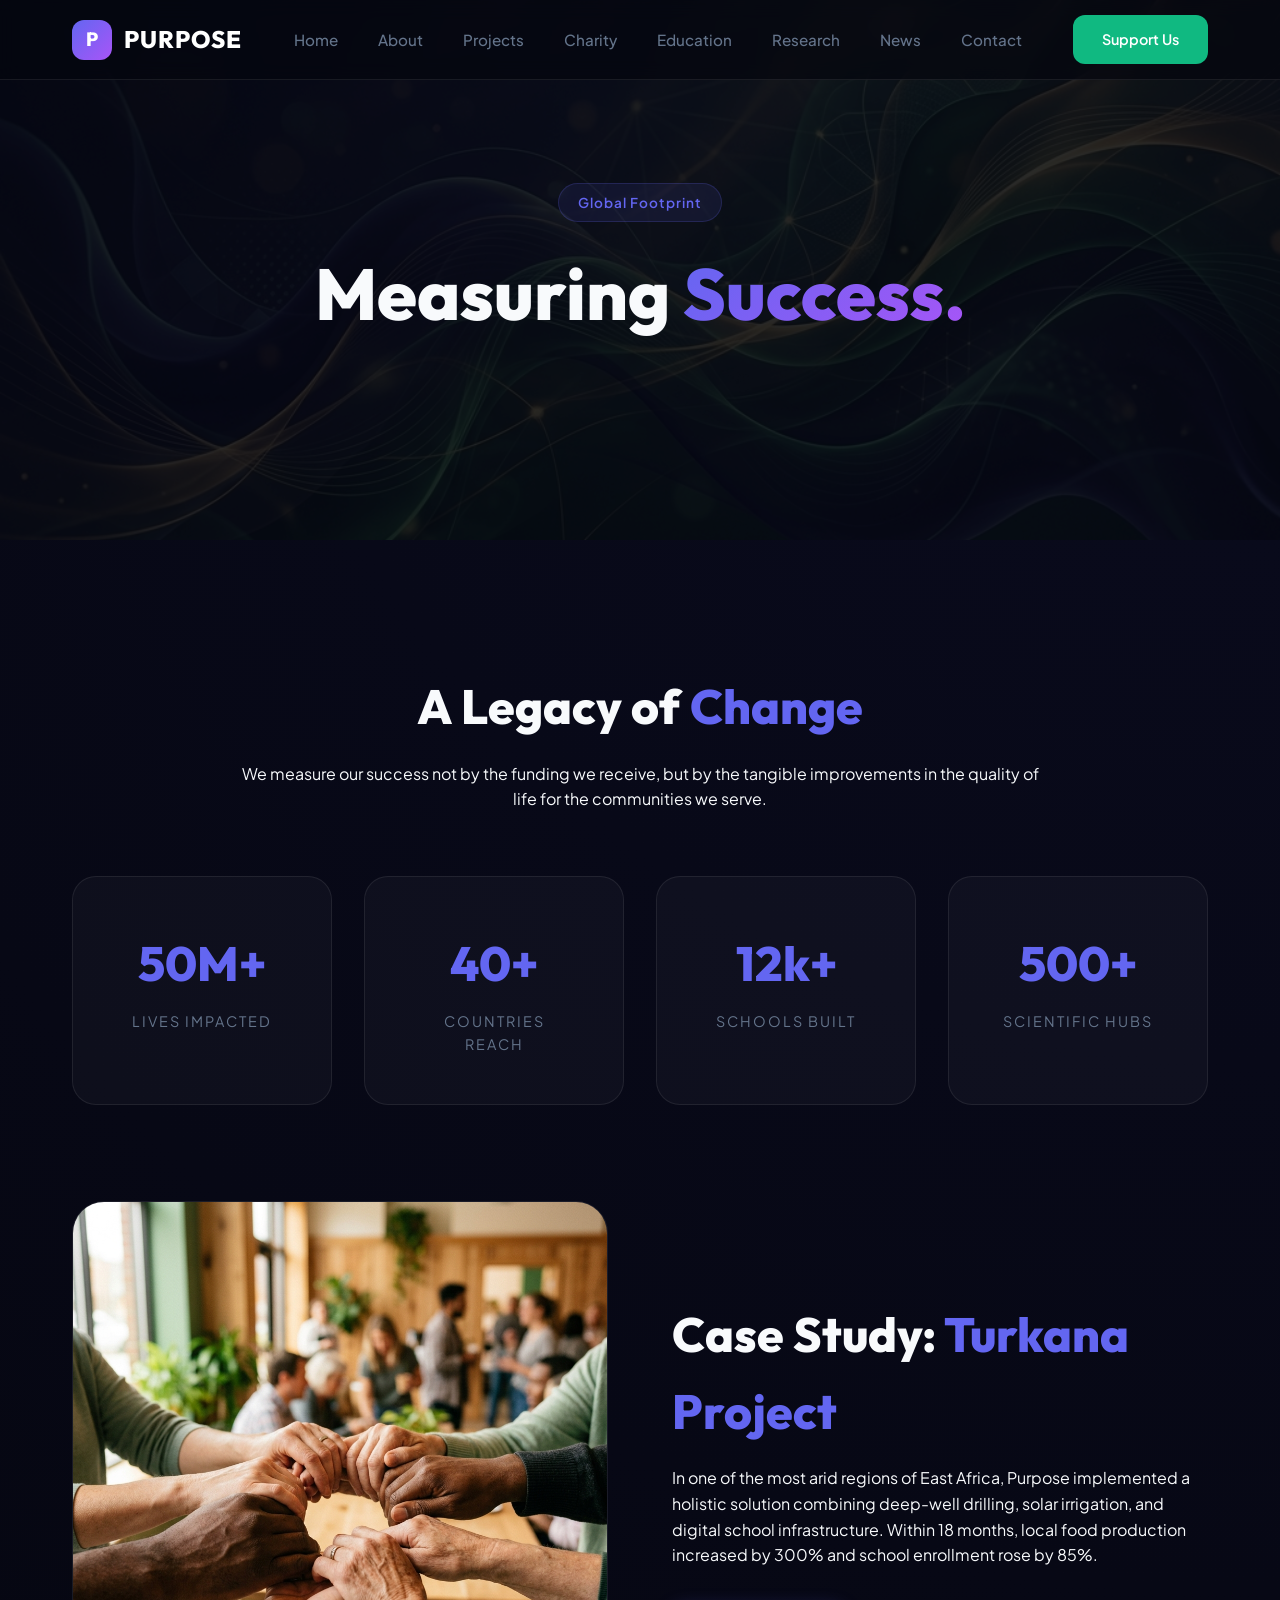
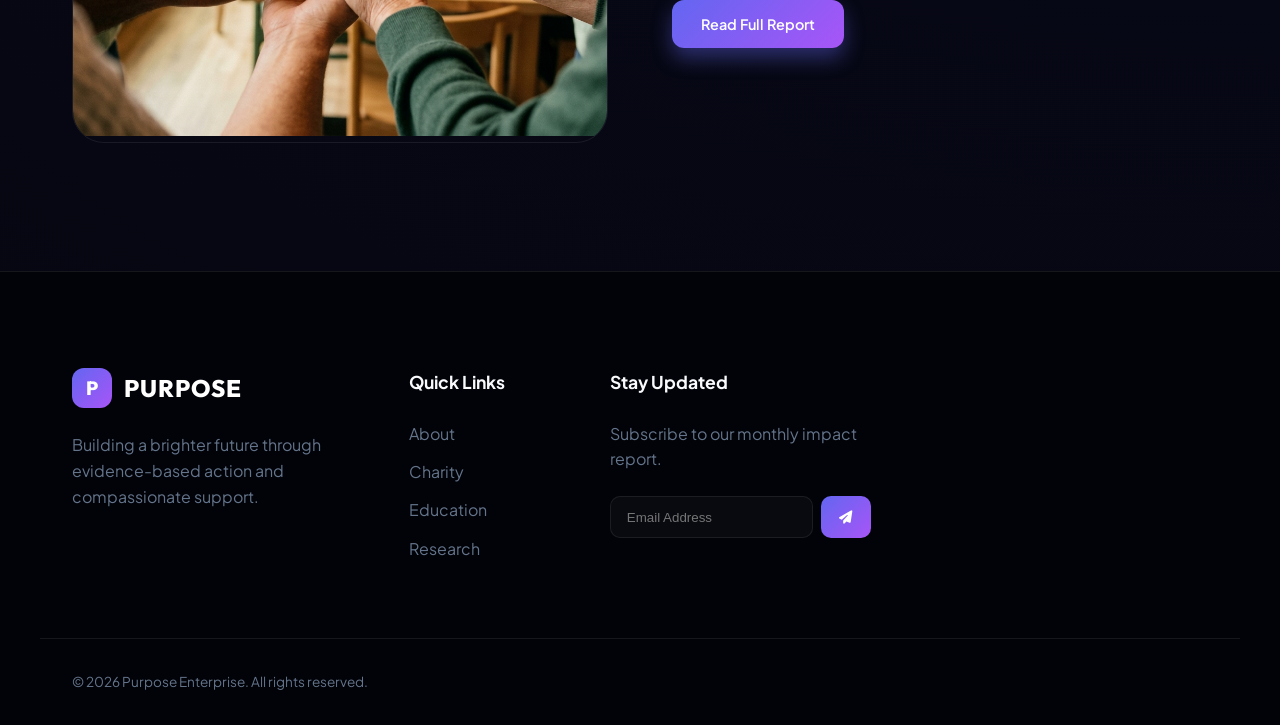
<file: impact.html>
<!DOCTYPE html>
<html lang="en">
<head>
    <meta charset="UTF-8">
    <meta name="viewport" content="width=device-width, initial-scale=1.0">
    <title>Our Impact | Purpose Enterprise</title>
    <link rel="preconnect" href="https://fonts.googleapis.com">
    <link rel="preconnect" href="https://fonts.gstatic.com" crossorigin>
    <link href="https://fonts.googleapis.com/css2?family=Outfit:wght@300;400;600;800&family=Plus+Jakarta+Sans:wght@300;400;600;700&display=swap" rel="stylesheet">
    <link rel="stylesheet" href="style.css">
    <link rel="stylesheet" href="https://cdnjs.cloudflare.com/ajax/libs/font-awesome/6.4.0/css/all.min.css">
    <style>
        .page-hero {
            height: 60vh;
            display: flex;
            align-items: center;
            justify-content: center;
            text-align: center;
            position: relative;
            background-image: url('enterprise_hero_bg.png');
            background-size: cover;
            background-position: center;
        }
        .page-hero::after {
            content: '';
            position: absolute;
            top: 0; left: 0; width: 100%; height: 100%;
            background: rgba(5, 6, 15, 0.85);
        }
        .page-hero .container { position: relative; z-index: 1; }
        .section-padding { padding: 8rem 0; }
        .impact-grid {
            display: grid;
            grid-template-columns: repeat(4, 1fr);
            gap: 2rem;
            margin: 4rem 0;
        }
        .impact-metric {
            text-align: center;
            padding: 3rem;
            background: var(--bg-surface);
            border: 1px solid var(--glass-border);
            border-radius: 24px;
        }
        .metric-num {
            font-size: 3rem;
            font-weight: 800;
            font-family: 'Outfit', sans-serif;
            margin-bottom: 0.5rem;
            color: var(--primary);
        }
        .case-study {
            display: grid;
            grid-template-columns: 1fr 1fr;
            gap: 4rem;
            margin-top: 6rem;
            align-items: center;
        }
        .case-img {
            border-radius: 32px;
            overflow: hidden;
            border: 1px solid var(--glass-border);
        }
        .case-img img {
            width: 100%;
            height: 100%;
            object-fit: cover;
        }
    </style>
</head>
<body>
    <nav class="glass-nav">
        <div class="container nav-container">
            <a href="index.html" class="logo">
                <span class="logo-icon">P</span>
                <span class="logo-text">PURPOSE</span>
            </a>
            <ul class="nav-links">
                <li><a href="index.html">Home</a></li>
                <li><a href="about.html">About</a></li>
                <li><a href="projects.html">Projects</a></li>
                <li><a href="charity.html">Charity</a></li>
                <li><a href="education.html">Education</a></li>
                <li><a href="research.html">Research</a></li>
                <li><a href="news.html">News</a></li>
                <li><a href="contact.html">Contact</a></li>
            </ul>
            <div class="nav-actions">
                <a href="donate.html" class="btn btn-secondary">Support Us</a>
            </div>
        </div>
    </nav>

    <header class="page-hero">
        <div class="container">
            <div class="hero-badge fade-in">Global Footprint</div>
            <h1 class="hero-title fade-in">Measuring <span class="text-gradient">Success.</span></h1>
        </div>
    </header>

    <section class="section-padding">
        <div class="container">
            <div class="reveal" style="text-align: center; max-width: 800px; margin: 0 auto 4rem;">
                <h2 class="section-title">A Legacy of <span>Change</span></h2>
                <p>We measure our success not by the funding we receive, but by the tangible improvements in the quality of life for the communities we serve.</p>
            </div>

            <div class="impact-grid">
                <div class="impact-metric reveal">
                    <div class="metric-num">50M+</div>
                    <div class="stat-label">Lives Impacted</div>
                </div>
                <div class="impact-metric reveal" style="animation-delay: 0.1s">
                    <div class="metric-num">40+</div>
                    <div class="stat-label">Countries Reach</div>
                </div>
                <div class="impact-metric reveal" style="animation-delay: 0.2s">
                    <div class="metric-num">12k+</div>
                    <div class="stat-label">Schools Built</div>
                </div>
                <div class="impact-metric reveal" style="animation-delay: 0.3s">
                    <div class="metric-num">500+</div>
                    <div class="stat-label">Scientific Hubs</div>
                </div>
            </div>

            <div class="case-study reveal">
                <div class="case-img">
                    <img src="pillar_charity.png" alt="Community Impact">
                </div>
                <div>
                    <h2 class="section-title">Case Study: <span>Turkana Project</span></h2>
                    <p style="margin-bottom: 2rem;">In one of the most arid regions of East Africa, Purpose implemented a holistic solution combining deep-well drilling, solar irrigation, and digital school infrastructure. Within 18 months, local food production increased by 300% and school enrollment rose by 85%.</p>
                    <a href="#" class="btn btn-primary">Read Full Report</a>
                </div>
            </div>
        </div>
    </section>

    <!-- Footer -->
    <footer class="footer">
        <div class="container footer-grid">
            <div class="footer-info">
                <a href="index.html" class="logo">
                    <span class="logo-icon">P</span>
                    <span class="logo-text">PURPOSE</span>
                </a>
                <p>Building a brighter future through evidence-based action and compassionate support.</p>
            </div>
            <div class="footer-links">
                <h4>Quick Links</h4>
                <ul>
                    <li><a href="about.html">About</a></li>
                    <li><a href="charity.html">Charity</a></li>
                    <li><a href="education.html">Education</a></li>
                    <li><a href="research.html">Research</a></li>
                </ul>
            </div>
            <div class="footer-newsletter">
                <h4>Stay Updated</h4>
                <p>Subscribe to our monthly impact report.</p>
                <form class="newsletter-form">
                    <input type="email" placeholder="Email Address">
                    <button type="submit"><i class="fas fa-paper-plane"></i></button>
                </form>
            </div>
        </div>
        <div class="footer-bottom container">
            <p>&copy; 2026 Purpose Enterprise. All rights reserved.</p>
        </div>
    </footer>

    <script src="main.js"></script>
</body>
</html>
</file>
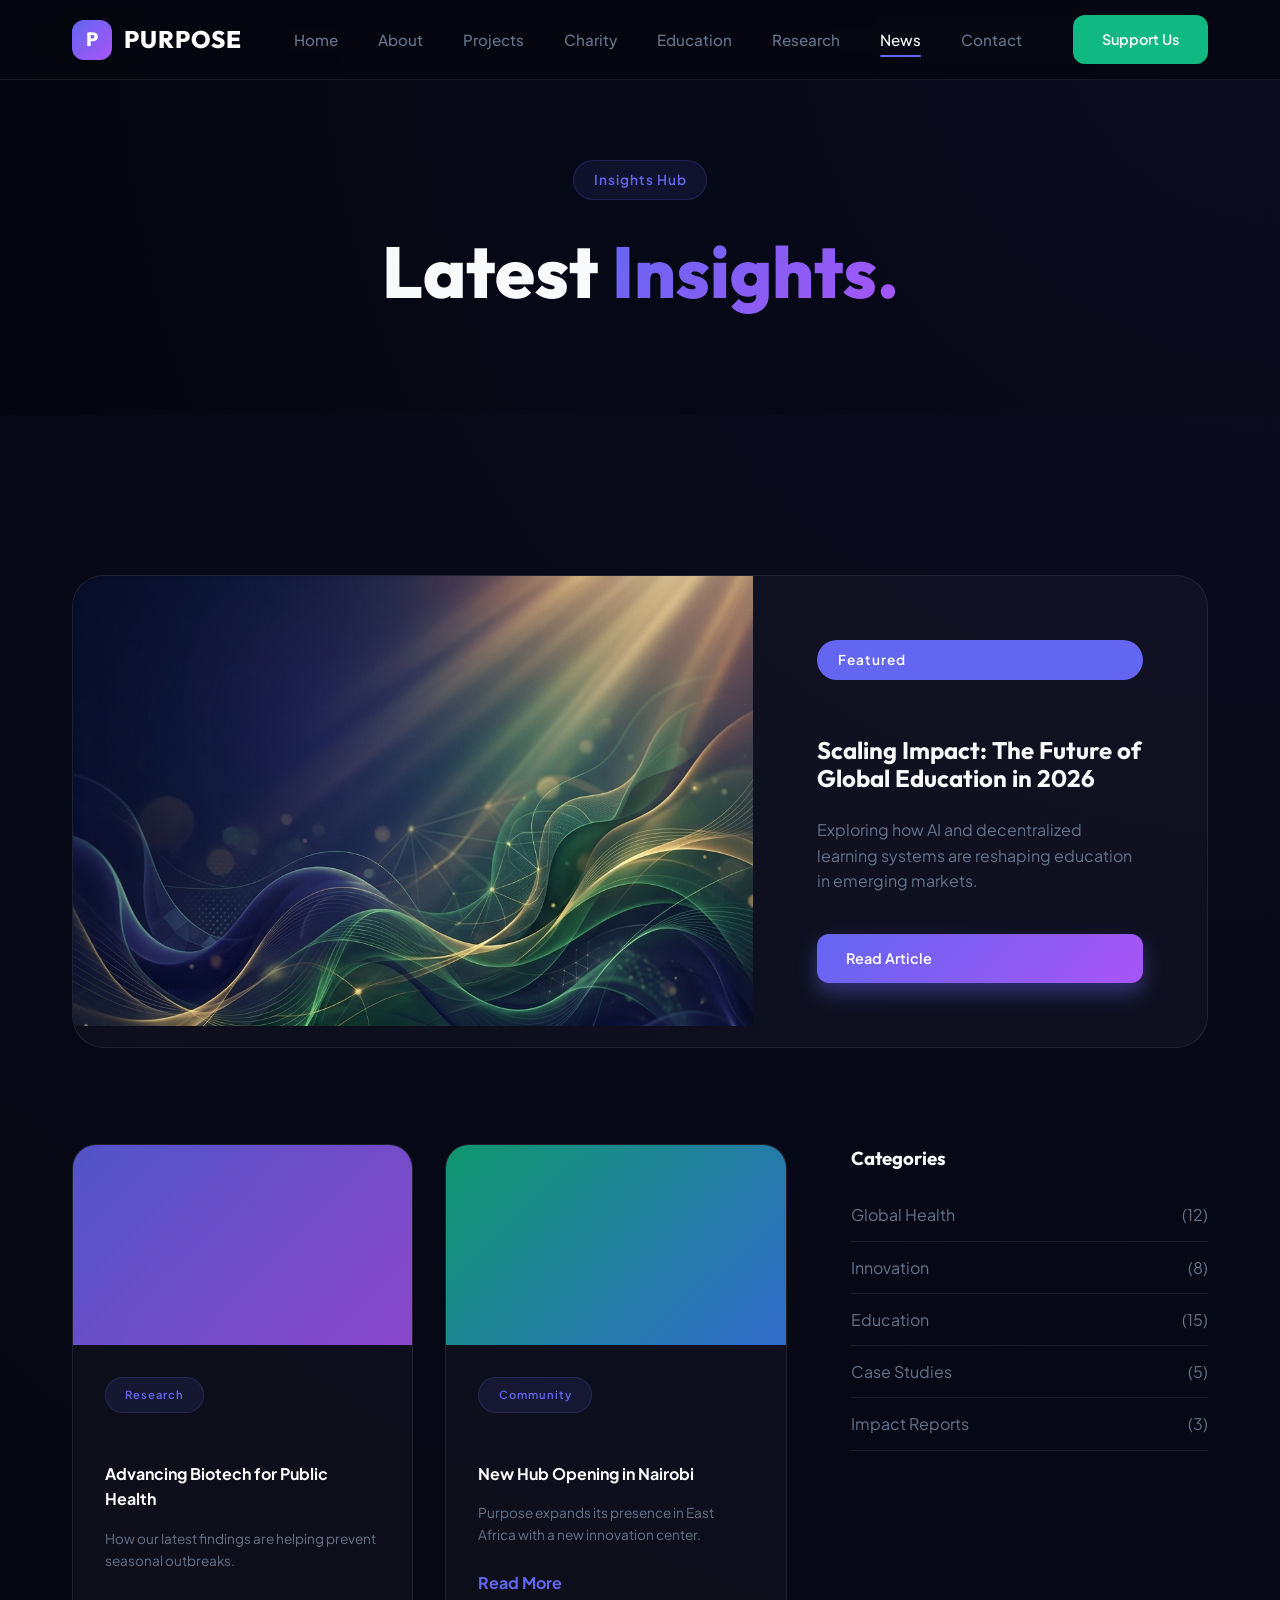
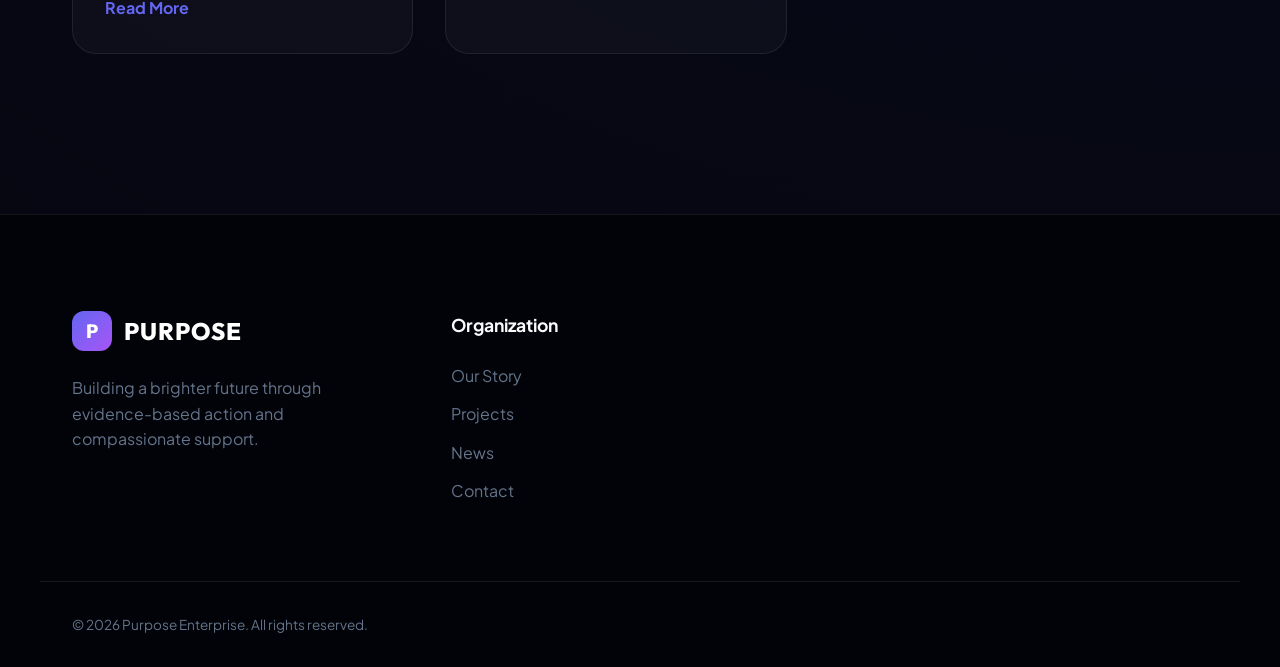
<file: news.html>
<!DOCTYPE html>
<html lang="en">
<head>
    <meta charset="UTF-8">
    <meta name="viewport" content="width=device-width, initial-scale=1.0">
    <title>Latest News | Purpose Enterprise</title>
    <link rel="preconnect" href="https://fonts.googleapis.com">
    <link rel="preconnect" href="https://fonts.gstatic.com" crossorigin>
    <link href="https://fonts.googleapis.com/css2?family=Outfit:wght@300;400;600;800&family=Plus+Jakarta+Sans:wght@300;400;600;700&display=swap" rel="stylesheet">
    <link rel="stylesheet" href="style.css">
    <link rel="stylesheet" href="https://cdnjs.cloudflare.com/ajax/libs/font-awesome/6.4.0/css/all.min.css">
    <style>
        .news-hero {
            padding: 10rem 0 5rem;
            background: var(--dark-gradient);
            text-align: center;
        }
        .featured-news {
            margin-bottom: 6rem;
        }
        .featured-news-card {
            display: grid;
            grid-template-columns: 1.5fr 1fr;
            background: var(--bg-surface);
            border: 1px solid var(--glass-border);
            border-radius: 32px;
            overflow: hidden;
        }
        .featured-news-img {
            height: 450px;
            background: var(--indigo-gradient);
        }
        .featured-news-content {
            padding: 4rem;
            display: flex;
            flex-direction: column;
            justify-content: center;
        }
        .news-sidebar {
            display: grid;
            grid-template-columns: 2fr 1fr;
            gap: 4rem;
        }
        .category-list {
            list-style: none;
            margin-top: 1rem;
        }
        .category-list li {
            padding: 0.8rem 0;
            border-bottom: 1px solid var(--glass-border);
            display: flex;
            justify-content: space-between;
            color: var(--text-muted);
            cursor: pointer;
            transition: color 0.3s ease;
        }
        .category-list li:hover { color: var(--primary); }
    </style>
</head>
<body>
    <nav class="glass-nav">
        <div class="container nav-container">
            <a href="index.html" class="logo">
                <span class="logo-icon">P</span>
                <span class="logo-text">PURPOSE</span>
            </a>
            <ul class="nav-links">
                <li><a href="index.html">Home</a></li>
                <li><a href="about.html">About</a></li>
                <li><a href="projects.html">Projects</a></li>
                <li><a href="charity.html">Charity</a></li>
                <li><a href="education.html">Education</a></li>
                <li><a href="research.html">Research</a></li>
                <li><a href="news.html">News</a></li>
                <li><a href="contact.html">Contact</a></li>
            </ul>
            <div class="nav-actions">
                <a href="donate.html" class="btn btn-secondary">Support Us</a>
            </div>
        </div>
    </nav>

    <header class="news-hero">
        <div class="container">
            <span class="hero-badge">Insights Hub</span>
            <h1 class="hero-title">Latest <span class="text-gradient">Insights.</span></h1>
        </div>
    </header>

    <section class="section">
        <div class="container">
            <div class="featured-news reveal">
                <div class="featured-news-card">
                    <div class="featured-news-img" style="background-image: url('enterprise_hero_bg.png'); background-size: cover;"></div>
                    <div class="featured-news-content">
                        <span class="hero-badge" style="background: var(--primary); color: white;">Featured</span>
                        <h2 style="margin: 1.5rem 0; line-height: 1.2;">Scaling Impact: The Future of Global Education in 2026</h2>
                        <p style="color: var(--text-muted); margin-bottom: 2.5rem;">Exploring how AI and decentralized learning systems are reshaping education in emerging markets.</p>
                        <a href="#" class="btn btn-primary">Read Article</a>
                    </div>
                </div>
            </div>

            <div class="news-sidebar">
                <div class="news-grid" style="grid-template-columns: 1fr 1fr;">
                    <article class="news-card reveal">
                        <div class="news-img"></div>
                        <div class="news-content">
                            <span class="hero-badge" style="font-size: 0.7rem;">Research</span>
                            <h4 style="margin: 1rem 0;">Advancing Biotech for Public Health</h4>
                            <p style="font-size: 0.85rem; color: var(--text-muted); margin-bottom: 1.5rem;">How our latest findings are helping prevent seasonal outbreaks.</p>
                            <a href="#" class="text-link">Read More</a>
                        </div>
                    </article>
                    <article class="news-card reveal">
                        <div class="news-img" style="background: var(--emerald-gradient)"></div>
                        <div class="news-content">
                            <span class="hero-badge" style="font-size: 0.7rem;">Community</span>
                            <h4 style="margin: 1rem 0;">New Hub Opening in Nairobi</h4>
                            <p style="font-size: 0.85rem; color: var(--text-muted); margin-bottom: 1.5rem;">Purpose expands its presence in East Africa with a new innovation center.</p>
                            <a href="#" class="text-link">Read More</a>
                        </div>
                    </article>
                </div>
                <div class="reveal">
                    <h3>Categories</h3>
                    <ul class="category-list">
                        <li><span>Global Health</span> <span>(12)</span></li>
                        <li><span>Innovation</span> <span>(8)</span></li>
                        <li><span>Education</span> <span>(15)</span></li>
                        <li><span>Case Studies</span> <span>(5)</span></li>
                        <li><span>Impact Reports</span> <span>(3)</span></li>
                    </ul>
                </div>
            </div>
        </div>
    </section>

    <footer class="footer">
        <div class="container footer-grid">
            <div class="footer-info">
                <a href="index.html" class="logo">
                    <span class="logo-icon">P</span>
                    <span class="logo-text">PURPOSE</span>
                </a>
                <p>Building a brighter future through evidence-based action and compassionate support.</p>
            </div>
            <div class="footer-links">
                <h4>Organization</h4>
                <ul>
                    <li><a href="about.html">Our Story</a></li>
                    <li><a href="projects.html">Projects</a></li>
                    <li><a href="news.html">News</a></li>
                    <li><a href="contact.html">Contact</a></li>
                </ul>
            </div>
        </div>
        <div class="footer-bottom container">
            <p>&copy; 2026 Purpose Enterprise. All rights reserved.</p>
        </div>
    </footer>

    <script src="main.js"></script>
</body>
</html>
</file>
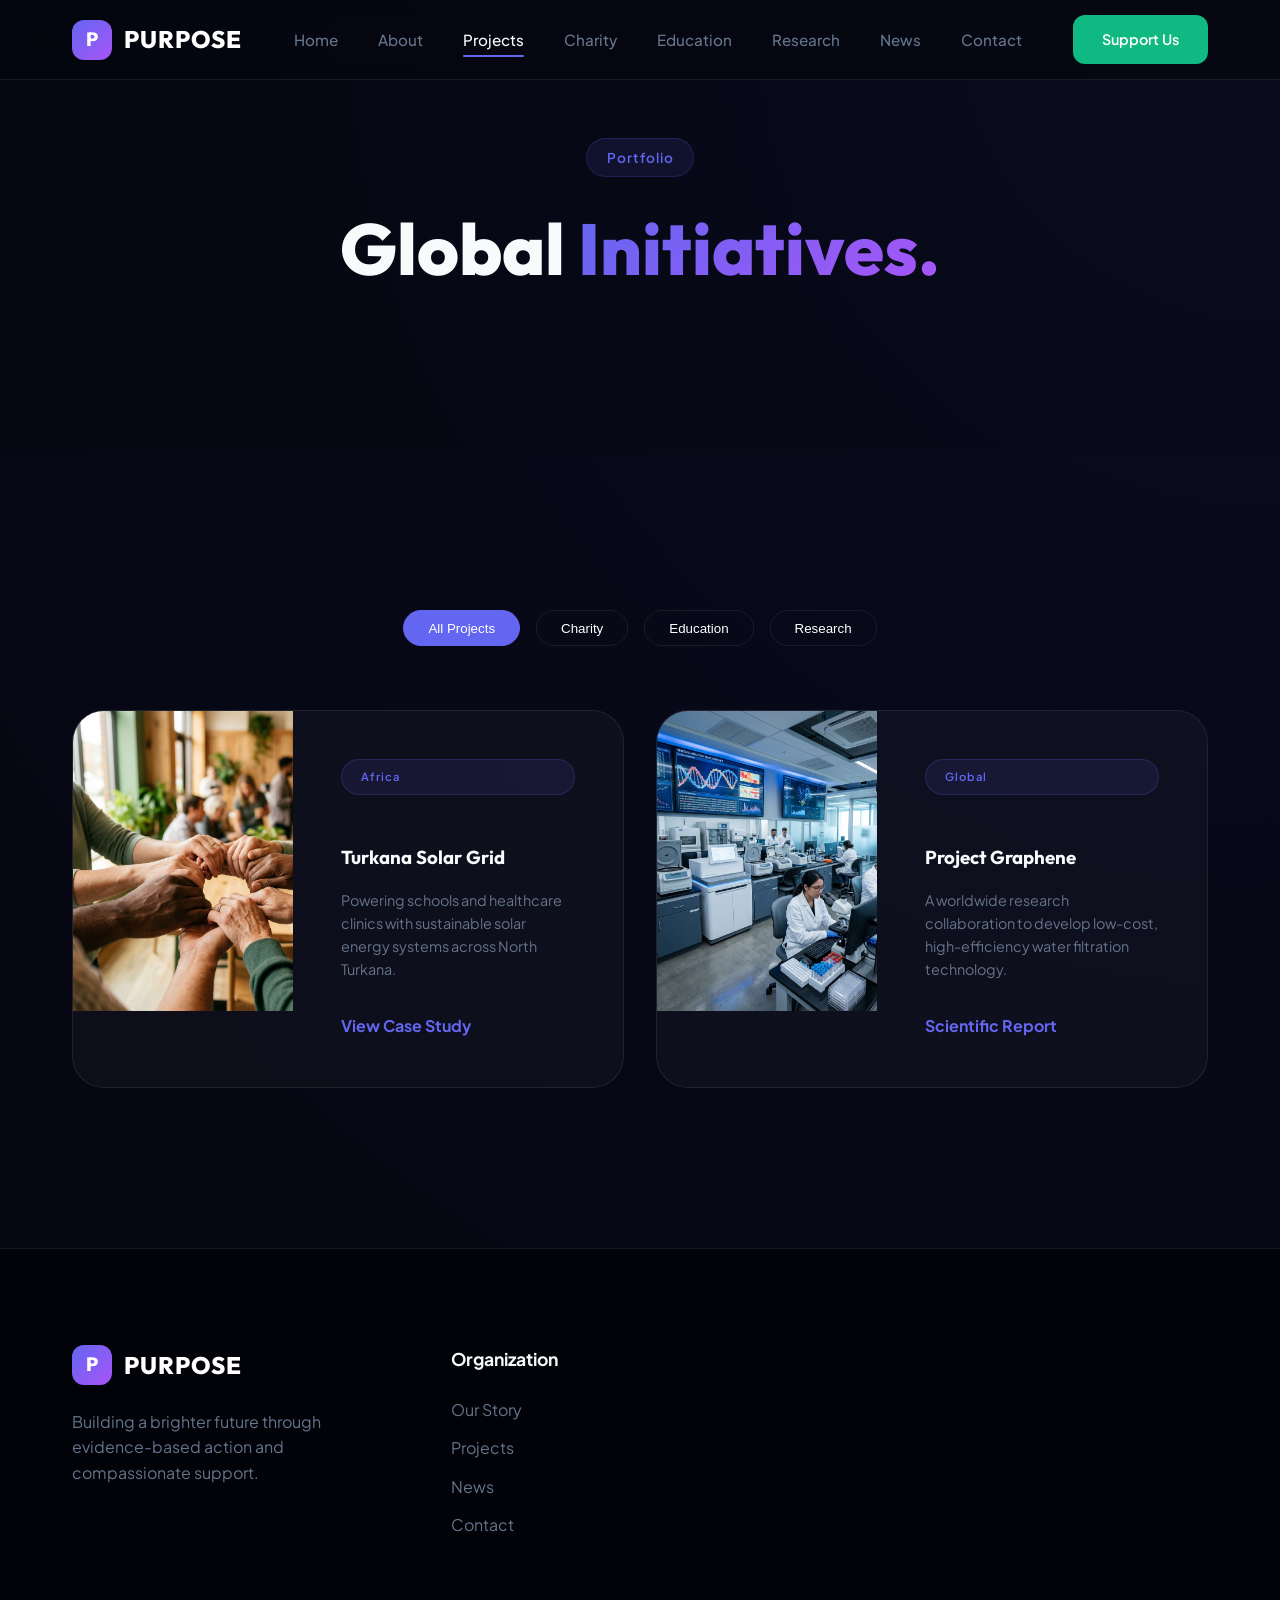
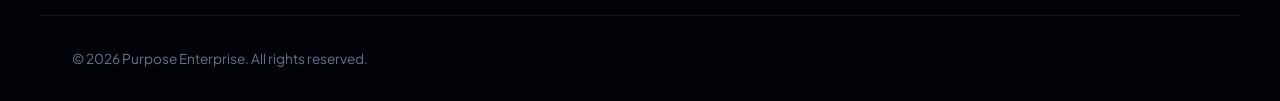
<file: projects.html>
<!DOCTYPE html>
<html lang="en">
<head>
    <meta charset="UTF-8">
    <meta name="viewport" content="width=device-width, initial-scale=1.0">
    <title>Global Projects | Purpose Enterprise</title>
    <link rel="preconnect" href="https://fonts.googleapis.com">
    <link rel="preconnect" href="https://fonts.gstatic.com" crossorigin>
    <link href="https://fonts.googleapis.com/css2?family=Outfit:wght@300;400;600;800&family=Plus+Jakarta+Sans:wght@300;400;600;700&display=swap" rel="stylesheet">
    <link rel="stylesheet" href="style.css">
    <link rel="stylesheet" href="https://cdnjs.cloudflare.com/ajax/libs/font-awesome/6.4.0/css/all.min.css">
    <style>
        .projects-hero {
            height: 50vh;
            display: flex;
            align-items: center;
            justify-content: center;
            background: var(--dark-gradient);
            position: relative;
        }
        .projects-filter {
            display: flex;
            gap: 1rem;
            justify-content: center;
            margin-bottom: 4rem;
        }
        .filter-btn {
            padding: 0.6rem 1.5rem;
            border: 1px solid var(--glass-border);
            border-radius: 50px;
            background: transparent;
            color: white;
            cursor: pointer;
            transition: all 0.3s ease;
        }
        .filter-btn.active, .filter-btn:hover {
            background: var(--primary);
            border-color: var(--primary);
        }
        .projects-list {
            display: grid;
            grid-template-columns: repeat(2, 1fr);
            gap: 2rem;
        }
        .project-wide-card {
            display: grid;
            grid-template-columns: 1fr 1.5fr;
            background: var(--bg-surface);
            border: 1px solid var(--glass-border);
            border-radius: 32px;
            overflow: hidden;
            transition: all 0.4s ease;
        }
        .project-wide-card:hover {
            transform: scale(1.02);
            border-color: var(--primary);
        }
        .project-img {
            background: var(--indigo-gradient);
            height: 300px;
        }
        .project-info {
            padding: 3rem;
            display: flex;
            flex-direction: column;
            justify-content: center;
        }
    </style>
</head>
<body>
    <nav class="glass-nav">
        <div class="container nav-container">
            <a href="index.html" class="logo">
                <span class="logo-icon">P</span>
                <span class="logo-text">PURPOSE</span>
            </a>
            <ul class="nav-links">
                <li><a href="index.html">Home</a></li>
                <li><a href="about.html">About</a></li>
                <li><a href="projects.html">Projects</a></li>
                <li><a href="charity.html">Charity</a></li>
                <li><a href="education.html">Education</a></li>
                <li><a href="research.html">Research</a></li>
                <li><a href="news.html">News</a></li>
                <li><a href="contact.html">Contact</a></li>
            </ul>
            <div class="nav-actions">
                <a href="donate.html" class="btn btn-secondary">Support Us</a>
            </div>
        </div>
    </nav>

    <header class="projects-hero">
        <div class="container" style="text-align: center;">
            <span class="hero-badge fade-in">Portfolio</span>
            <h1 class="hero-title fade-in">Global <span class="text-gradient">Initiatives.</span></h1>
        </div>
    </header>

    <section class="section">
        <div class="container">
            <div class="projects-filter reveal">
                <button class="filter-btn active">All Projects</button>
                <button class="filter-btn">Charity</button>
                <button class="filter-btn">Education</button>
                <button class="filter-btn">Research</button>
            </div>

            <div class="projects-list">
                <div class="project-wide-card reveal">
                    <div class="project-img" style="background-image: url('pillar_charity.png'); background-size: cover;"></div>
                    <div class="project-info">
                        <span class="hero-badge" style="font-size: 0.7rem;">Africa</span>
                        <h3 style="margin: 1rem 0;">Turkana Solar Grid</h3>
                        <p style="color: var(--text-muted); font-size: 0.9rem; margin-bottom: 2rem;">Powering schools and healthcare clinics with sustainable solar energy systems across North Turkana.</p>
                        <a href="#" class="text-link">View Case Study</a>
                    </div>
                </div>
                <div class="project-wide-card reveal" style="animation-delay: 0.1s">
                    <div class="project-img" style="background-image: url('pillar_research.png'); background-size: cover;"></div>
                    <div class="project-info">
                        <span class="hero-badge" style="font-size: 0.7rem;">Global</span>
                        <h3 style="margin: 1rem 0;">Project Graphene</h3>
                        <p style="color: var(--text-muted); font-size: 0.9rem; margin-bottom: 2rem;">A worldwide research collaboration to develop low-cost, high-efficiency water filtration technology.</p>
                        <a href="#" class="text-link">Scientific Report</a>
                    </div>
                </div>
            </div>
        </div>
    </section>

    <!-- Footer copied from index -->
    <footer class="footer">
        <div class="container footer-grid">
            <div class="footer-info">
                <a href="index.html" class="logo">
                    <span class="logo-icon">P</span>
                    <span class="logo-text">PURPOSE</span>
                </a>
                <p>Building a brighter future through evidence-based action and compassionate support.</p>
            </div>
            <div class="footer-links">
                <h4>Organization</h4>
                <ul>
                    <li><a href="about.html">Our Story</a></li>
                    <li><a href="projects.html">Projects</a></li>
                    <li><a href="news.html">News</a></li>
                    <li><a href="contact.html">Contact</a></li>
                </ul>
            </div>
        </div>
        <div class="footer-bottom container">
            <p>&copy; 2026 Purpose Enterprise. All rights reserved.</p>
        </div>
    </footer>

    <script src="main.js"></script>
</body>
</html>
</file>
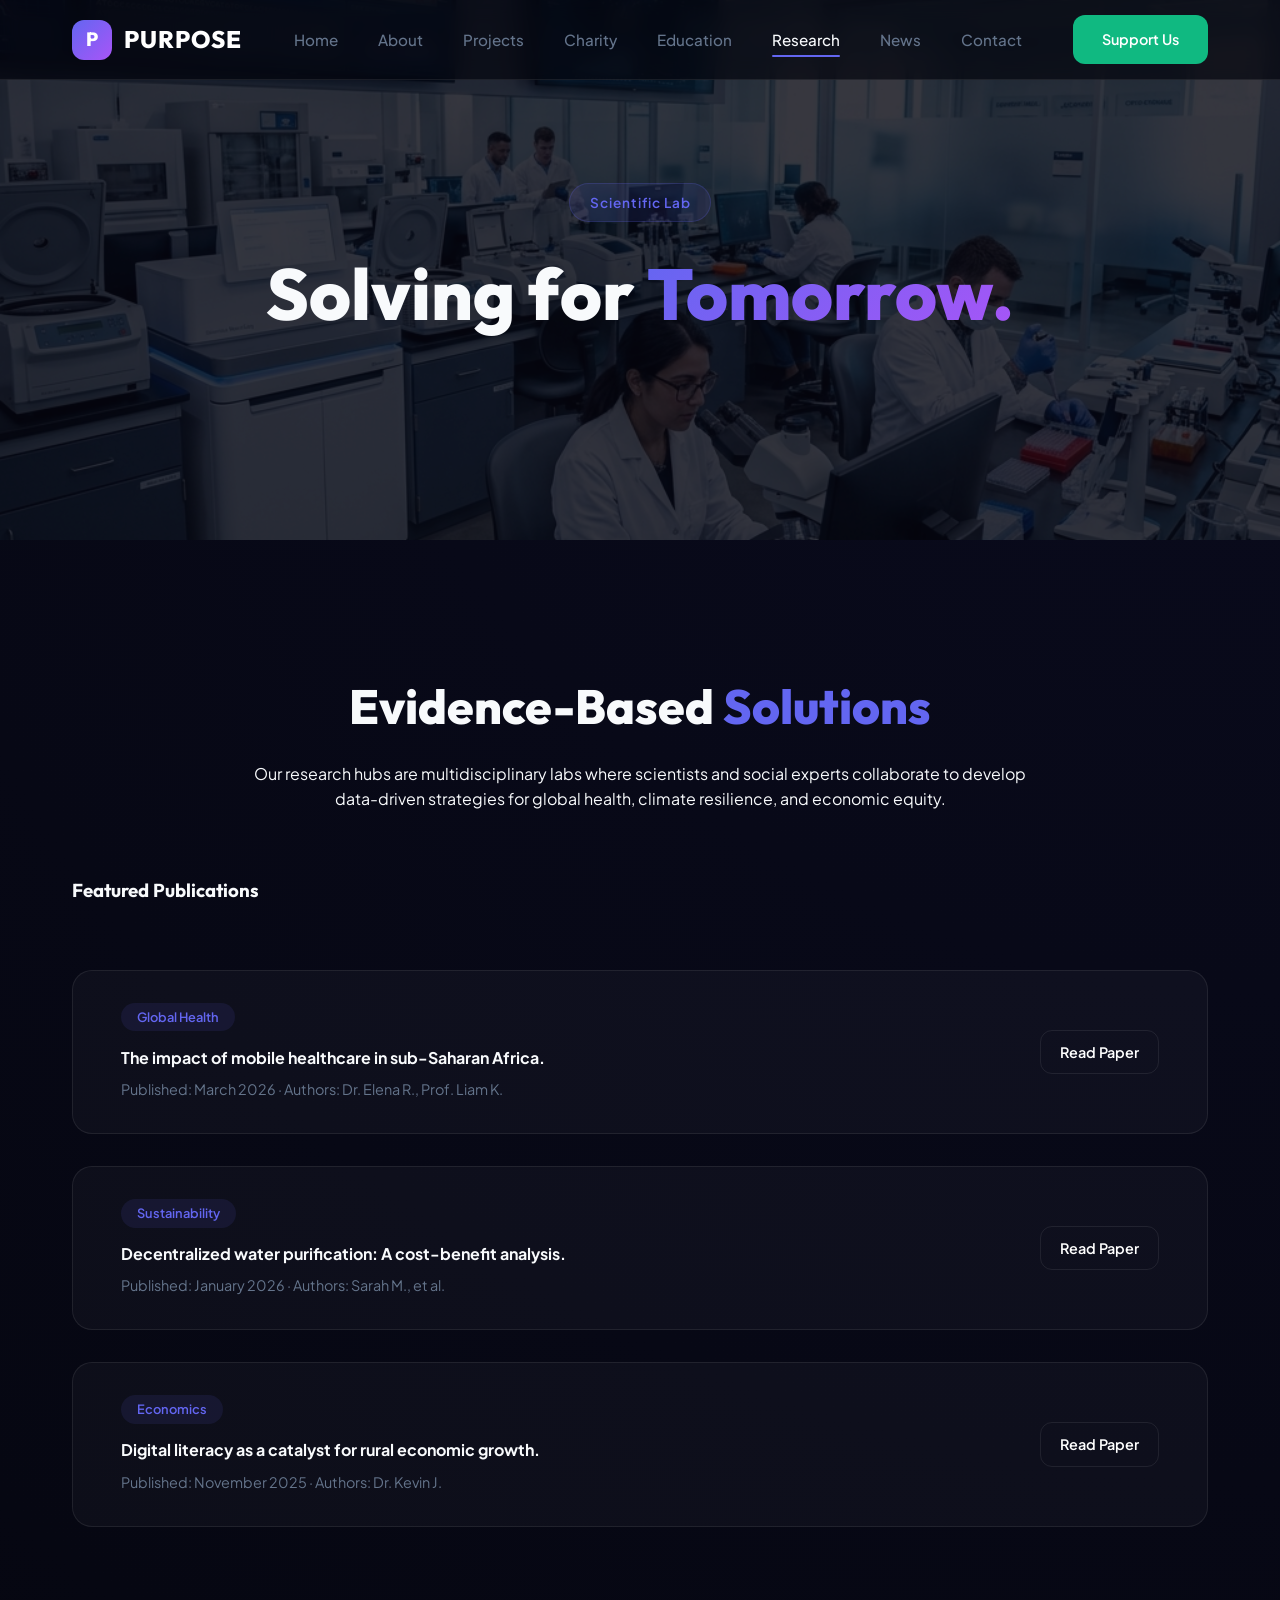
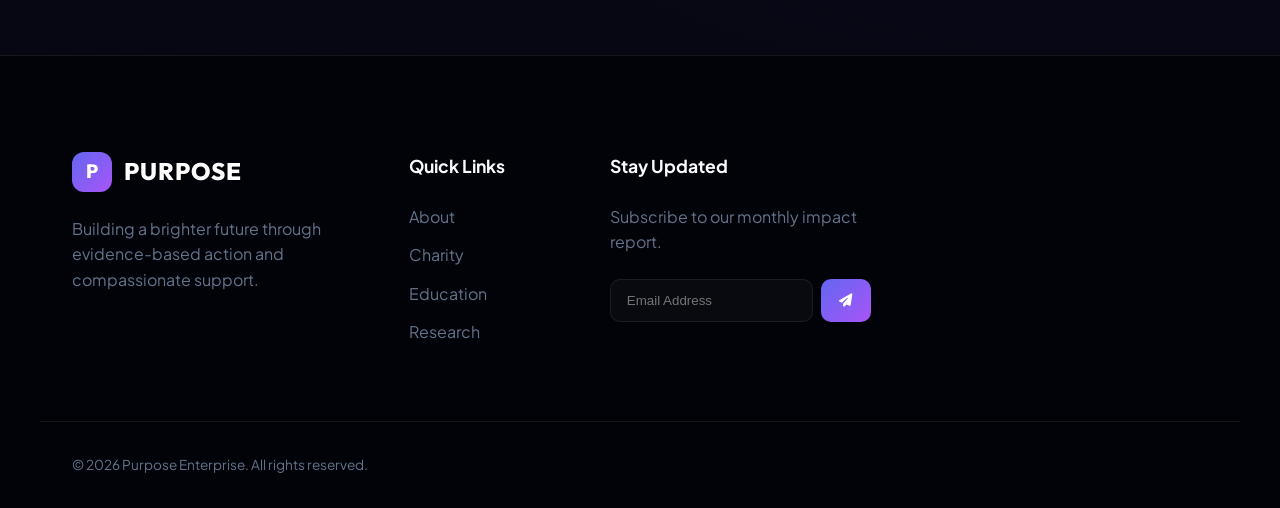
<file: research.html>
<!DOCTYPE html>
<html lang="en">
<head>
    <meta charset="UTF-8">
    <meta name="viewport" content="width=device-width, initial-scale=1.0">
    <title>Research & Innovation | Purpose Enterprise</title>
    <link rel="preconnect" href="https://fonts.googleapis.com">
    <link rel="preconnect" href="https://fonts.gstatic.com" crossorigin>
    <link href="https://fonts.googleapis.com/css2?family=Outfit:wght@300;400;600;800&family=Plus+Jakarta+Sans:wght@300;400;600;700&display=swap" rel="stylesheet">
    <link rel="stylesheet" href="style.css">
    <link rel="stylesheet" href="https://cdnjs.cloudflare.com/ajax/libs/font-awesome/6.4.0/css/all.min.css">
    <style>
        .page-hero {
            height: 60vh;
            display: flex;
            align-items: center;
            justify-content: center;
            text-align: center;
            position: relative;
            background-image: url('pillar_research.png');
            background-size: cover;
            background-position: center;
        }
        .page-hero::after {
            content: '';
            position: absolute;
            top: 0; left: 0; width: 100%; height: 100%;
            background: rgba(5, 6, 15, 0.8);
        }
        .page-hero .container { position: relative; z-index: 1; }
        .section-padding { padding: 8rem 0; }
        .publication-grid {
            display: grid;
            grid-template-columns: 1fr;
            gap: 2rem;
            margin-top: 4rem;
        }
        .pub-card {
            background: var(--bg-surface);
            border: 1px solid var(--glass-border);
            padding: 2rem 3rem;
            border-radius: 20px;
            display: flex;
            justify-content: space-between;
            align-items: center;
            transition: all 0.3s ease;
        }
        .pub-card:hover {
            background: rgba(255, 255, 255, 0.05);
            border-color: var(--primary);
        }
        .pub-tag {
            padding: 0.4rem 1rem;
            background: rgba(99, 102, 241, 0.1);
            color: var(--primary);
            border-radius: 50px;
            font-size: 0.8rem;
            font-weight: 600;
        }
    </style>
</head>
<body>
    <nav class="glass-nav">
        <div class="container nav-container">
            <a href="index.html" class="logo">
                <span class="logo-icon">P</span>
                <span class="logo-text">PURPOSE</span>
            </a>
            <ul class="nav-links">
                <li><a href="index.html">Home</a></li>
                <li><a href="about.html">About</a></li>
                <li><a href="projects.html">Projects</a></li>
                <li><a href="charity.html">Charity</a></li>
                <li><a href="education.html">Education</a></li>
                <li><a href="research.html">Research</a></li>
                <li><a href="news.html">News</a></li>
                <li><a href="contact.html">Contact</a></li>
            </ul>
            <div class="nav-actions">
                <a href="donate.html" class="btn btn-secondary">Support Us</a>
            </div>
        </div>
    </nav>

    <header class="page-hero">
        <div class="container">
            <div class="hero-badge fade-in">Scientific Lab</div>
            <h1 class="hero-title fade-in">Solving for <span class="text-gradient">Tomorrow.</span></h1>
        </div>
    </header>

    <section class="section-padding">
        <div class="container">
            <div class="reveal" style="text-align: center; max-width: 800px; margin: 0 auto 4rem;">
                <h2 class="section-title">Evidence-Based <span>Solutions</span></h2>
                <p>Our research hubs are multidisciplinary labs where scientists and social experts collaborate to develop data-driven strategies for global health, climate resilience, and economic equity.</p>
            </div>

            <h3 class="reveal">Featured Publications</h3>
            <div class="publication-grid">
                <div class="pub-card reveal">
                    <div>
                        <span class="pub-tag">Global Health</span>
                        <h4 style="margin: 1rem 0 0.5rem;">The impact of mobile healthcare in sub-Saharan Africa.</h4>
                        <p style="font-size: 0.9rem; color: var(--text-muted);">Published: March 2026 · Authors: Dr. Elena R., Prof. Liam K.</p>
                    </div>
                    <a href="#" class="btn btn-outline" style="padding: 0.6rem 1.2rem;">Read Paper</a>
                </div>
                <div class="pub-card reveal" style="animation-delay: 0.1s">
                    <div>
                        <span class="pub-tag">Sustainability</span>
                        <h4 style="margin: 1rem 0 0.5rem;">Decentralized water purification: A cost-benefit analysis.</h4>
                        <p style="font-size: 0.9rem; color: var(--text-muted);">Published: January 2026 · Authors: Sarah M., et al.</p>
                    </div>
                    <a href="#" class="btn btn-outline" style="padding: 0.6rem 1.2rem;">Read Paper</a>
                </div>
                <div class="pub-card reveal" style="animation-delay: 0.2s">
                    <div>
                        <span class="pub-tag">Economics</span>
                        <h4 style="margin: 1rem 0 0.5rem;">Digital literacy as a catalyst for rural economic growth.</h4>
                        <p style="font-size: 0.9rem; color: var(--text-muted);">Published: November 2025 · Authors: Dr. Kevin J.</p>
                    </div>
                    <a href="#" class="btn btn-outline" style="padding: 0.6rem 1.2rem;">Read Paper</a>
                </div>
            </div>
        </div>
    </section>

    <!-- Footer -->
    <footer class="footer">
        <div class="container footer-grid">
            <div class="footer-info">
                <a href="index.html" class="logo">
                    <span class="logo-icon">P</span>
                    <span class="logo-text">PURPOSE</span>
                </a>
                <p>Building a brighter future through evidence-based action and compassionate support.</p>
            </div>
            <div class="footer-links">
                <h4>Quick Links</h4>
                <ul>
                    <li><a href="about.html">About</a></li>
                    <li><a href="charity.html">Charity</a></li>
                    <li><a href="education.html">Education</a></li>
                    <li><a href="research.html">Research</a></li>
                </ul>
            </div>
            <div class="footer-newsletter">
                <h4>Stay Updated</h4>
                <p>Subscribe to our monthly impact report.</p>
                <form class="newsletter-form">
                    <input type="email" placeholder="Email Address">
                    <button type="submit"><i class="fas fa-paper-plane"></i></button>
                </form>
            </div>
        </div>
        <div class="footer-bottom container">
            <p>&copy; 2026 Purpose Enterprise. All rights reserved.</p>
        </div>
    </footer>

    <script src="main.js"></script>
</body>
</html>
</file>
<file: style.css>
:root {
    /* Colors */
    --bg-deep: #05060f;
    --bg-surface: rgba(255, 255, 255, 0.03);
    --glass-border: rgba(255, 255, 255, 0.08);
    --glass-shadow: 0 8px 32px 0 rgba(0, 0, 0, 0.37);
    
    --primary: #6366f1; /* Indigo */
    --primary-glow: rgba(99, 102, 241, 0.4);
    --secondary: #10b981; /* Emerald */
    --secondary-glow: rgba(16, 185, 129, 0.3);
    --accent: #f59e0b; /* Amber */
    
    --text-main: #f8fafc;
    --text-muted: #64748b;
    
    --indigo-gradient: linear-gradient(135deg, #6366f1 0%, #a855f7 100%);
    --emerald-gradient: linear-gradient(135deg, #10b981 0%, #3b82f6 100%);
    --dark-gradient: radial-gradient(circle at top right, #0a0b1e 0%, #05060f 100%);
    --glass-gradient: linear-gradient(135deg, rgba(255, 255, 255, 0.05) 0%, rgba(255, 255, 255, 0.01) 100%);
    
    /* Layout */
    --nav-height: 80px;
    --container-width: 1200px;
}

* {
    margin: 0;
    padding: 0;
    box-sizing: border-box;
    scroll-behavior: smooth;
}

body {
    background-color: var(--bg-deep);
    background-image: var(--dark-gradient);
    color: var(--text-main);
    font-family: 'Plus Jakarta Sans', sans-serif;
    line-height: 1.6;
    overflow-x: hidden;
}

h1, h2, h3, .logo {
    font-family: 'Outfit', sans-serif;
}

.container {
    max-width: var(--container-width);
    margin: 0 auto;
    padding: 0 2rem;
}

.text-gradient {
    background: var(--indigo-gradient);
    -webkit-background-clip: text;
    -webkit-text-fill-color: transparent;
}

/* Glassmorphism Utility */
.glass {
    background: var(--glass-gradient);
    backdrop-filter: blur(16px);
    -webkit-backdrop-filter: blur(16px);
    border: 1px solid var(--glass-border);
    box-shadow: var(--glass-shadow);
}

/* Floating Animation */
@keyframes float {
    0% { transform: translateY(0px); }
    50% { transform: translateY(-20px); }
    100% { transform: translateY(0px); }
}

.float-anim {
    animation: float 6s ease-in-out infinite;
}

/* Animated Border */
.animated-border {
    position: relative;
    padding: 1px;
    border-radius: 24px;
    background: linear-gradient(90deg, transparent, var(--primary), transparent);
    background-size: 200% 100%;
    animation: borderRotate 4s linear infinite;
}

@keyframes borderRotate {
    0% { background-position: 0% 50%; }
    100% { background-position: 200% 50%; }
}

/* Navigation */
.glass-nav {
    position: fixed;
    top: 0;
    left: 0;
    width: 100%;
    height: var(--nav-height);
    z-index: 1000;
    background: rgba(5, 6, 15, 0.7);
    backdrop-filter: blur(10px);
    border-bottom: 1px solid var(--glass-border);
}

.nav-container {
    height: 100%;
    display: flex;
    justify-content: space-between;
    align-items: center;
}

.logo {
    display: flex;
    align-items: center;
    gap: 0.75rem;
    text-decoration: none;
    color: white;
    font-weight: 800;
    font-size: 1.5rem;
    letter-spacing: 1px;
}

.logo-icon {
    width: 40px;
    height: 40px;
    background: var(--indigo-gradient);
    display: flex;
    justify-content: center;
    align-items: center;
    border-radius: 12px;
    font-size: 1.2rem;
}

.nav-links {
    display: flex;
    list-style: none;
    gap: 2.5rem;
}

.nav-links a {
    text-decoration: none;
    color: var(--text-muted);
    font-weight: 500;
    transition: all 0.3s ease;
    font-size: 0.95rem;
    position: relative;
    padding: 0.5rem 0;
}

.nav-links a:hover, .nav-links a.active {
    color: var(--text-main);
    opacity: 1;
}

.nav-links a.active::after {
    content: '';
    position: absolute;
    bottom: 0;
    left: 0;
    width: 100%;
    height: 2px;
    background: var(--primary);
    border-radius: 2px;
}


.nav-actions {
    display: flex;
    align-items: center;
    gap: 1.5rem;
}

/* Buttons */
.btn {
    padding: 0.8rem 1.8rem;
    border-radius: 12px;
    text-decoration: none;
    font-weight: 600;
    font-size: 0.9rem;
    transition: all 0.4s cubic-bezier(0.175, 0.885, 0.32, 1.275);
    display: inline-block;
    cursor: pointer;
    border: none;
}

.btn-primary {
    background: var(--indigo-gradient);
    color: white;
    box-shadow: 0 10px 20px var(--primary-glow);
}

.btn-secondary {
    background: var(--secondary);
    color: white;
}

.btn-outline {
    border: 1px solid var(--glass-border);
    color: white;
    background: transparent;
}

.btn:hover {
    transform: translateY(-3px);
    box-shadow: 0 15px 30px rgba(0, 0, 0, 0.4);
}

/* Hero Section */
.hero {
    min-height: 100vh;
    padding-top: calc(var(--nav-height) + 4rem);
    display: flex;
    flex-direction: column;
    justify-content: center;
    position: relative;
    overflow: hidden;
}

.hero-background {
    position: absolute;
    top: 0;
    left: 0;
    width: 100%;
    height: 100%;
    background-image: url('enterprise_hero_bg.png');
    background-size: cover;
    background-position: center;
    opacity: 0.4;
    z-index: -1;
}

.hero-background::after {
    content: '';
    position: absolute;
    bottom: 0;
    left: 0;
    width: 100%;
    height: 50%;
    background: linear-gradient(to top, var(--bg-deep), transparent);
}

.hero-content {
    text-align: center;
    max-width: 900px;
    margin-bottom: 4rem;
}

.hero-badge {
    display: inline-block;
    padding: 0.5rem 1.2rem;
    background: rgba(99, 102, 241, 0.1);
    border: 1px solid rgba(99, 102, 241, 0.2);
    border-radius: 50px;
    color: var(--primary);
    font-weight: 600;
    font-size: 0.85rem;
    margin-bottom: 2rem;
    letter-spacing: 1px;
}

.hero-title {
    font-size: 4.5rem;
    line-height: 1.1;
    font-weight: 800;
    margin-bottom: 1.5rem;
}

.hero-subtitle {
    font-size: 1.25rem;
    color: var(--text-muted);
    margin-bottom: 3rem;
    max-width: 700px;
    margin-left: auto;
    margin-right: auto;
}

.hero-btns {
    display: flex;
    gap: 1.5rem;
    justify-content: center;
}

.hero-stats-bar {
    margin-top: auto;
    padding: 3rem 0;
    border-top: 1px solid var(--glass-border);
    background: rgba(255, 255, 255, 0.02);
}

.stats-bar-grid {
    display: grid;
    grid-template-columns: repeat(3, 1fr);
    gap: 2rem;
    text-align: center;
}

.stat-item {
    display: flex;
    flex-direction: column;
}

.stat-value {
    font-size: 2.5rem;
    font-weight: 800;
    font-family: 'Outfit', sans-serif;
}

.stat-unit {
    font-size: 1.5rem;
    color: var(--primary);
}

.stat-label {
    color: var(--text-muted);
    font-size: 0.9rem;
    text-transform: uppercase;
    letter-spacing: 2px;
}

/* Sections */
.section {
    padding: 10rem 0;
}

.section-header {
    text-align: center;
    margin-bottom: 5rem;
}

.section-title {
    font-size: 3rem;
    font-weight: 800;
    margin-bottom: 1rem;
}

.section-title span {
    color: var(--primary);
}

.section-desc {
    color: var(--text-muted);
    max-width: 600px;
    margin: 0 auto;
}

/* Bento Grid */
.bento-grid {
    display: grid;
    grid-template-columns: repeat(6, 1fr);
    grid-auto-rows: 250px;
    gap: 1.5rem;
}

.bento-item {
    border-radius: 24px;
    overflow: hidden;
    position: relative;
    background: var(--bg-surface);
    border: 1px solid var(--glass-border);
    transition: all 0.4s ease;
    display: flex;
    flex-direction: column;
}

.bento-item:hover {
    transform: translateY(-10px);
    border-color: rgba(99, 102, 241, 0.4);
    box-shadow: 0 20px 40px rgba(0,0,0,0.4);
}

.charity-card {
    grid-column: span 3;
    grid-row: span 2;
}

.education-card {
    grid-column: span 3;
    grid-row: span 2;
}

.research-card {
    grid-column: span 6;
    grid-row: span 2;
    flex-direction: row;
}

.card-image {
    width: 100%;
    height: 60%;
    overflow: hidden;
}

.research-card .card-image {
    width: 50%;
    height: 100%;
}

.card-image img {
    width: 100%;
    height: 100%;
    object-fit: cover;
    transition: transform 0.8s ease;
}

.bento-item:hover .card-image img {
    transform: scale(1.1);
}

.card-content {
    padding: 2rem;
    flex: 1;
    display: flex;
    flex-direction: column;
    justify-content: center;
}

.card-icon {
    font-size: 2rem;
    color: var(--primary);
    margin-bottom: 1rem;
}

.card-content h3 {
    font-size: 1.5rem;
    margin-bottom: 1rem;
}

.card-content p {
    color: var(--text-muted);
    font-size: 0.95rem;
    margin-bottom: 1.5rem;
}

.text-link {
    text-decoration: none;
    color: var(--primary);
    font-weight: 700;
    display: flex;
    align-items: center;
    gap: 0.5rem;
    transition: gap 0.3s ease;
}

.text-link:hover {
    gap: 0.8rem;
}

/* Support Section */
.support-section {
    background: radial-gradient(circle at center, #1e1b4b 0%, #05060f 100%);
    position: relative;
    overflow: hidden;
}

.support-grid {
    display: grid;
    grid-template-columns: repeat(2, 1fr);
    gap: 4rem;
    align-items: center;
}

.support-options {
    display: grid;
    grid-template-columns: 1fr 1fr;
    gap: 1.5rem;
}

.support-card {
    background: rgba(255, 255, 255, 0.03);
    border: 1px solid var(--glass-border);
    padding: 2rem;
    border-radius: 20px;
    transition: all 0.3s ease;
}

.support-card:hover {
    background: rgba(99, 102, 241, 0.1);
    transform: scale(1.05);
}

/* Partners */
.partners-scroll {
    display: flex;
    gap: 4rem;
    overflow: hidden;
    padding: 2rem 0;
    mask-image: linear-gradient(to right, transparent, black 10%, black 90%, transparent);
}

.partner-logo {
    font-size: 1.5rem;
    font-weight: 700;
    color: var(--text-muted);
    opacity: 0.5;
    white-space: nowrap;
}

/* News Section */
.news-grid {
    display: grid;
    grid-template-columns: repeat(3, 1fr);
    gap: 2rem;
}

.news-card {
    border-radius: 24px;
    overflow: hidden;
    background: var(--bg-surface);
    border: 1px solid var(--glass-border);
}

.news-img {
    height: 200px;
    background: var(--indigo-gradient);
    opacity: 0.8;
}

.news-content {
    padding: 2rem;
}

/* Footer */
.footer {
    background: #020308;
    padding: 6rem 0 2rem;
    border-top: 1px solid var(--glass-border);
}

.footer-grid {
    display: grid;
    grid-template-columns: 2fr 1fr 1fr 2fr;
    gap: 4rem;
    margin-bottom: 4rem;
}

.footer-info p {
    color: var(--text-muted);
    margin: 1.5rem 0;
    max-width: 300px;
}

.social-links {
    display: flex;
    gap: 1rem;
}

.social-links a {
    width: 40px;
    height: 40px;
    background: var(--bg-surface);
    border: 1px solid var(--glass-border);
    border-radius: 10px;
    display: flex;
    justify-content: center;
    align-items: center;
    color: white;
    text-decoration: none;
    transition: all 0.3s ease;
}

.social-links a:hover {
    background: var(--primary);
    border-color: var(--primary);
    transform: translateY(-3px);
}

.footer-links h4, .footer-newsletter h4 {
    margin-bottom: 1.5rem;
    font-size: 1.1rem;
}

.footer-links ul {
    list-style: none;
}

.footer-links li {
    margin-bottom: 0.8rem;
}

.footer-links a {
    color: var(--text-muted);
    text-decoration: none;
    transition: color 0.3s ease;
}

.footer-links a:hover {
    color: white;
}

.footer-newsletter p {
    color: var(--text-muted);
    margin-bottom: 1.5rem;
}

.newsletter-form {
    display: flex;
    gap: 0.5rem;
}

.newsletter-form input {
    flex: 1;
    background: var(--bg-surface);
    border: 1px solid var(--glass-border);
    padding: 0.8rem 1rem;
    border-radius: 10px;
    color: white;
    outline: none;
}

.newsletter-form button {
    background: var(--indigo-gradient);
    border: none;
    width: 50px;
    border-radius: 10px;
    color: white;
    cursor: pointer;
}

.footer-bottom {
    padding-top: 2rem;
    border-top: 1px solid var(--glass-border);
    display: flex;
    justify-content: space-between;
    align-items: center;
    color: var(--text-muted);
    font-size: 0.85rem;
}

.footer-bottom-links {
    display: flex;
    gap: 2rem;
}

.footer-bottom-links a {
    color: var(--text-muted);
    text-decoration: none;
}

/* Animations */
@keyframes fadeInUp {
    from {
        opacity: 0;
        transform: translateY(30px);
    }
    to {
        opacity: 1;
        transform: translateY(0);
    }
}

.fade-in {
    opacity: 0;
    animation: fadeInUp 0.8s ease forwards;
}

.reveal {
    opacity: 0;
    transform: translateY(50px);
    transition: all 1s ease;
}

.reveal.active {
    opacity: 1;
    transform: translateY(0);
}

/* Responsive */
@media (max-width: 1024px) {
    .footer-grid {
        grid-template-columns: repeat(2, 1fr);
    }
    .hero-title {
        font-size: 3.5rem;
    }
}

@media (max-width: 768px) {
    .nav-links {
        display: none;
    }
    .bento-grid {
        grid-template-columns: 1fr;
        grid-auto-rows: auto;
    }
    .charity-card, .education-card, .research-card {
        grid-column: span 1;
    }
    .research-card {
        flex-direction: column;
    }
    .research-card .card-image {
        width: 100%;
        height: 250px;
    }
    .hero-title {
        font-size: 2.8rem;
    }
    .stats-bar-grid {
        grid-template-columns: 1fr;
        gap: 1.5rem;
    }
}
</file>
